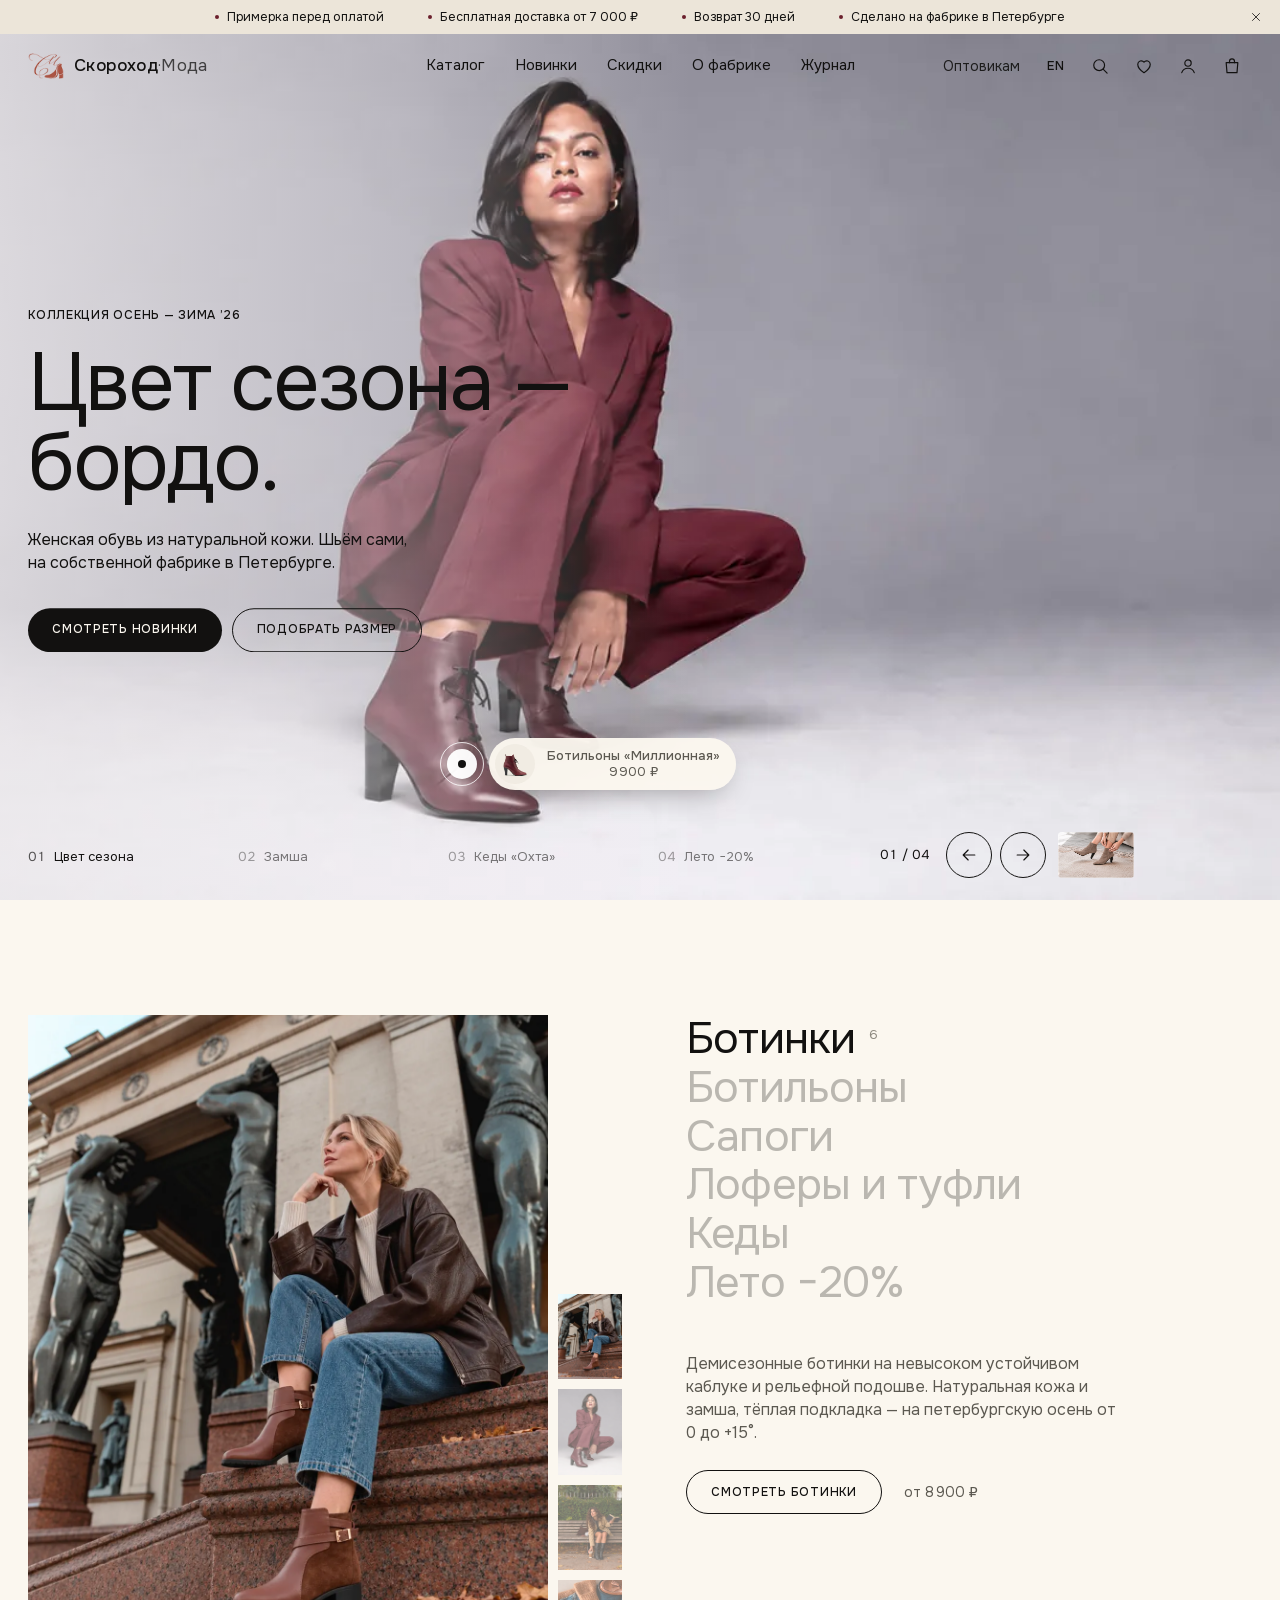
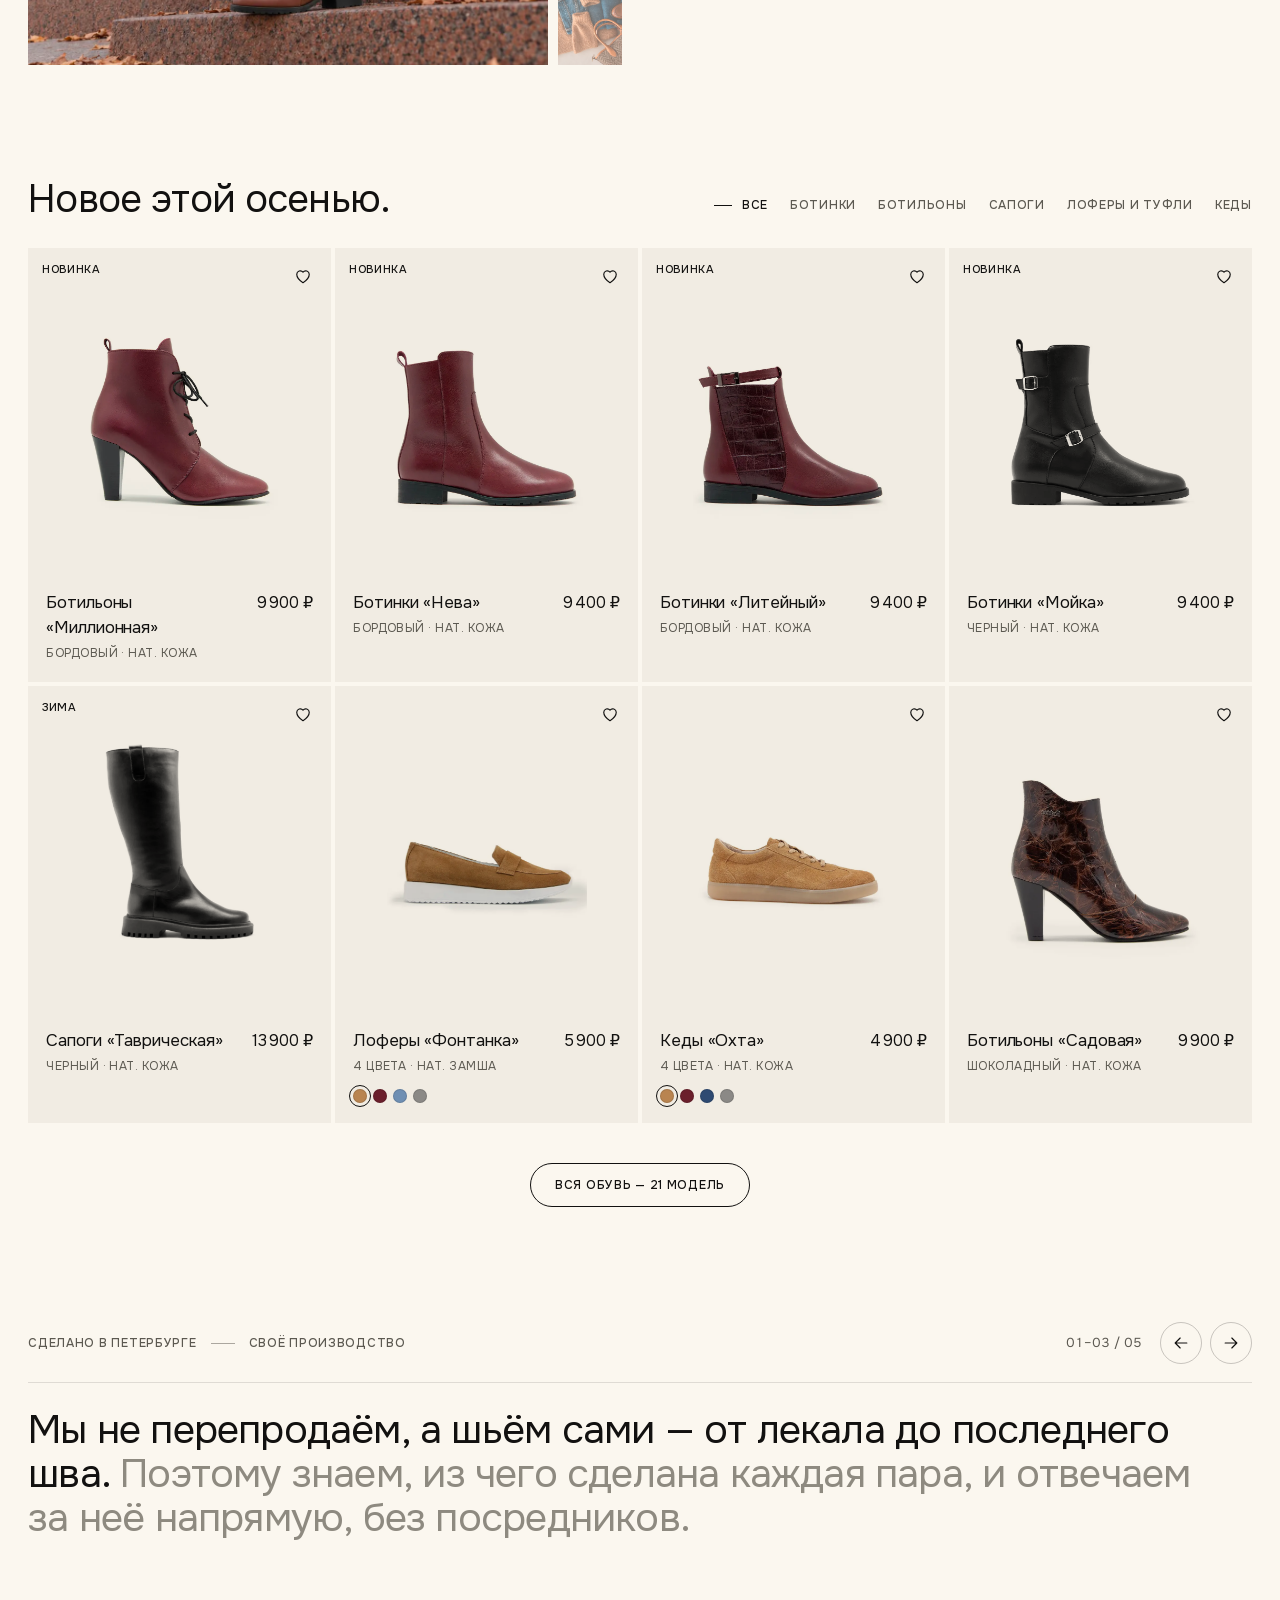
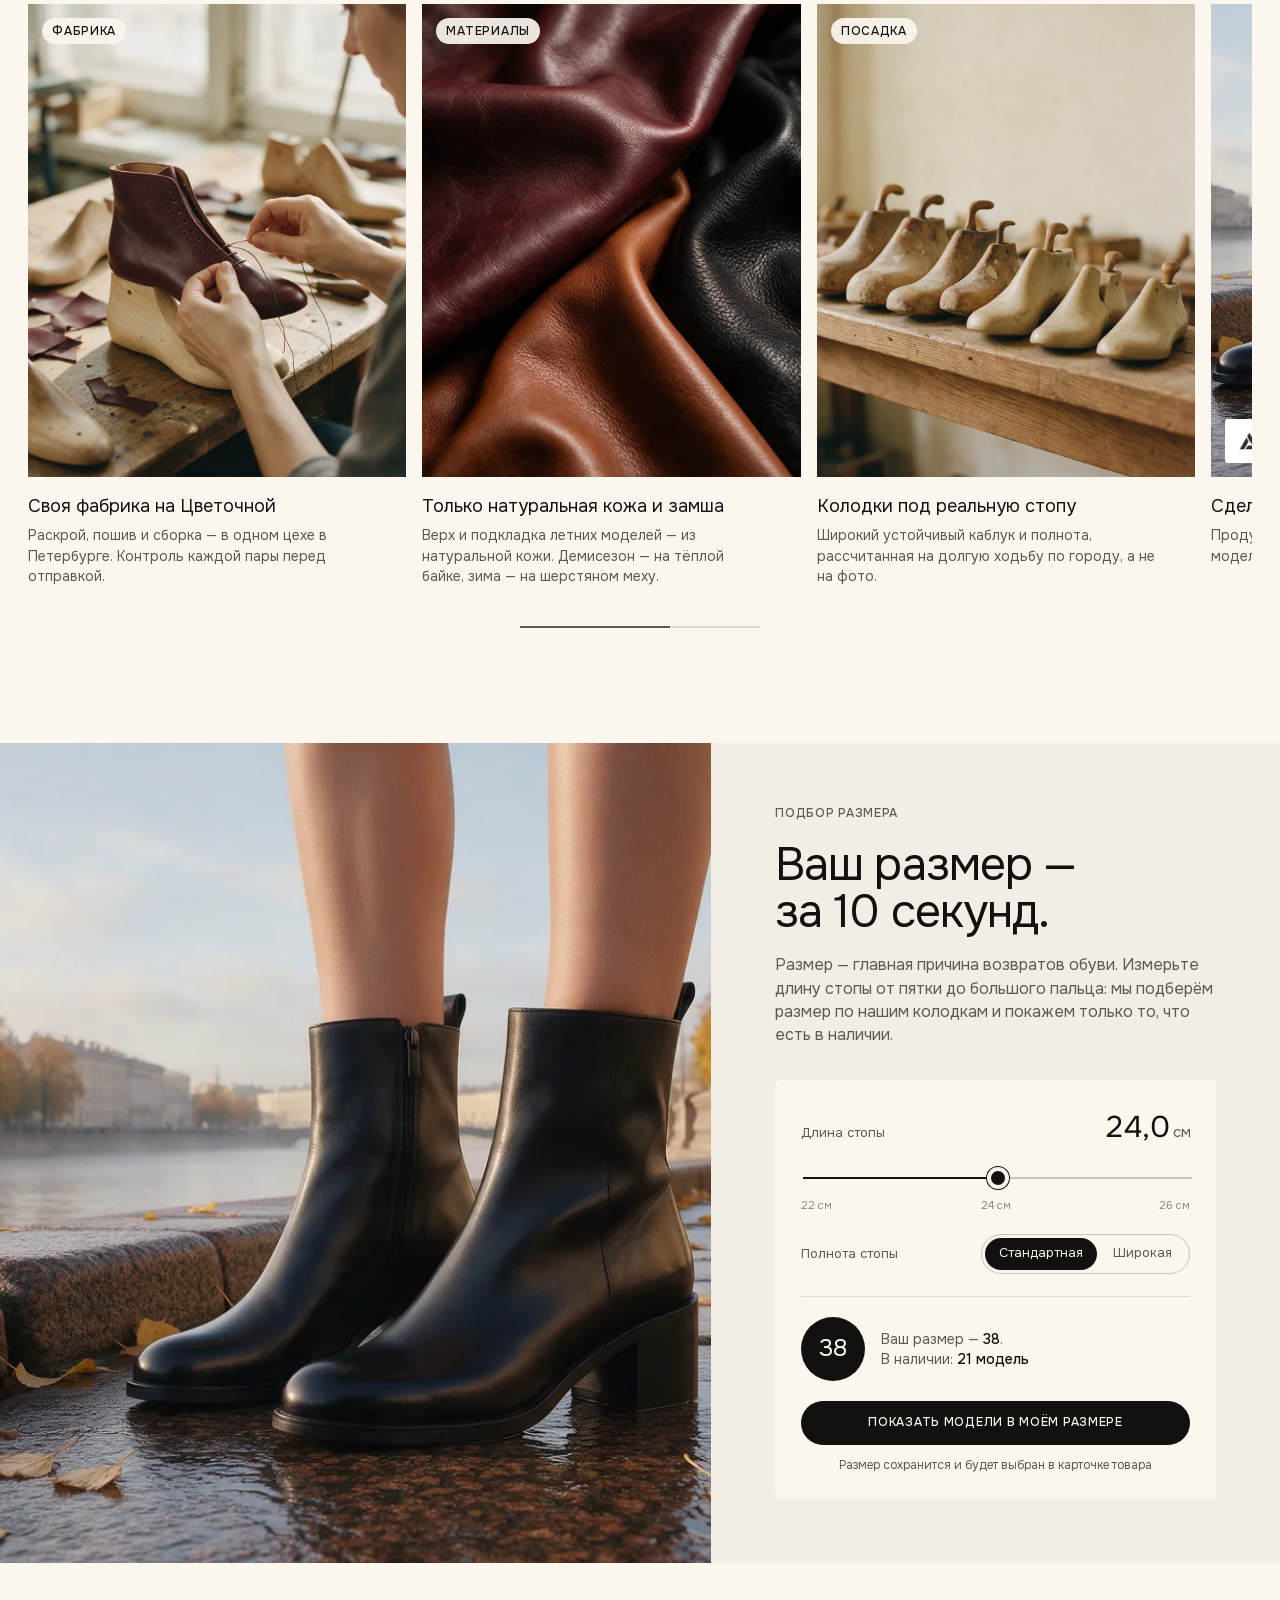
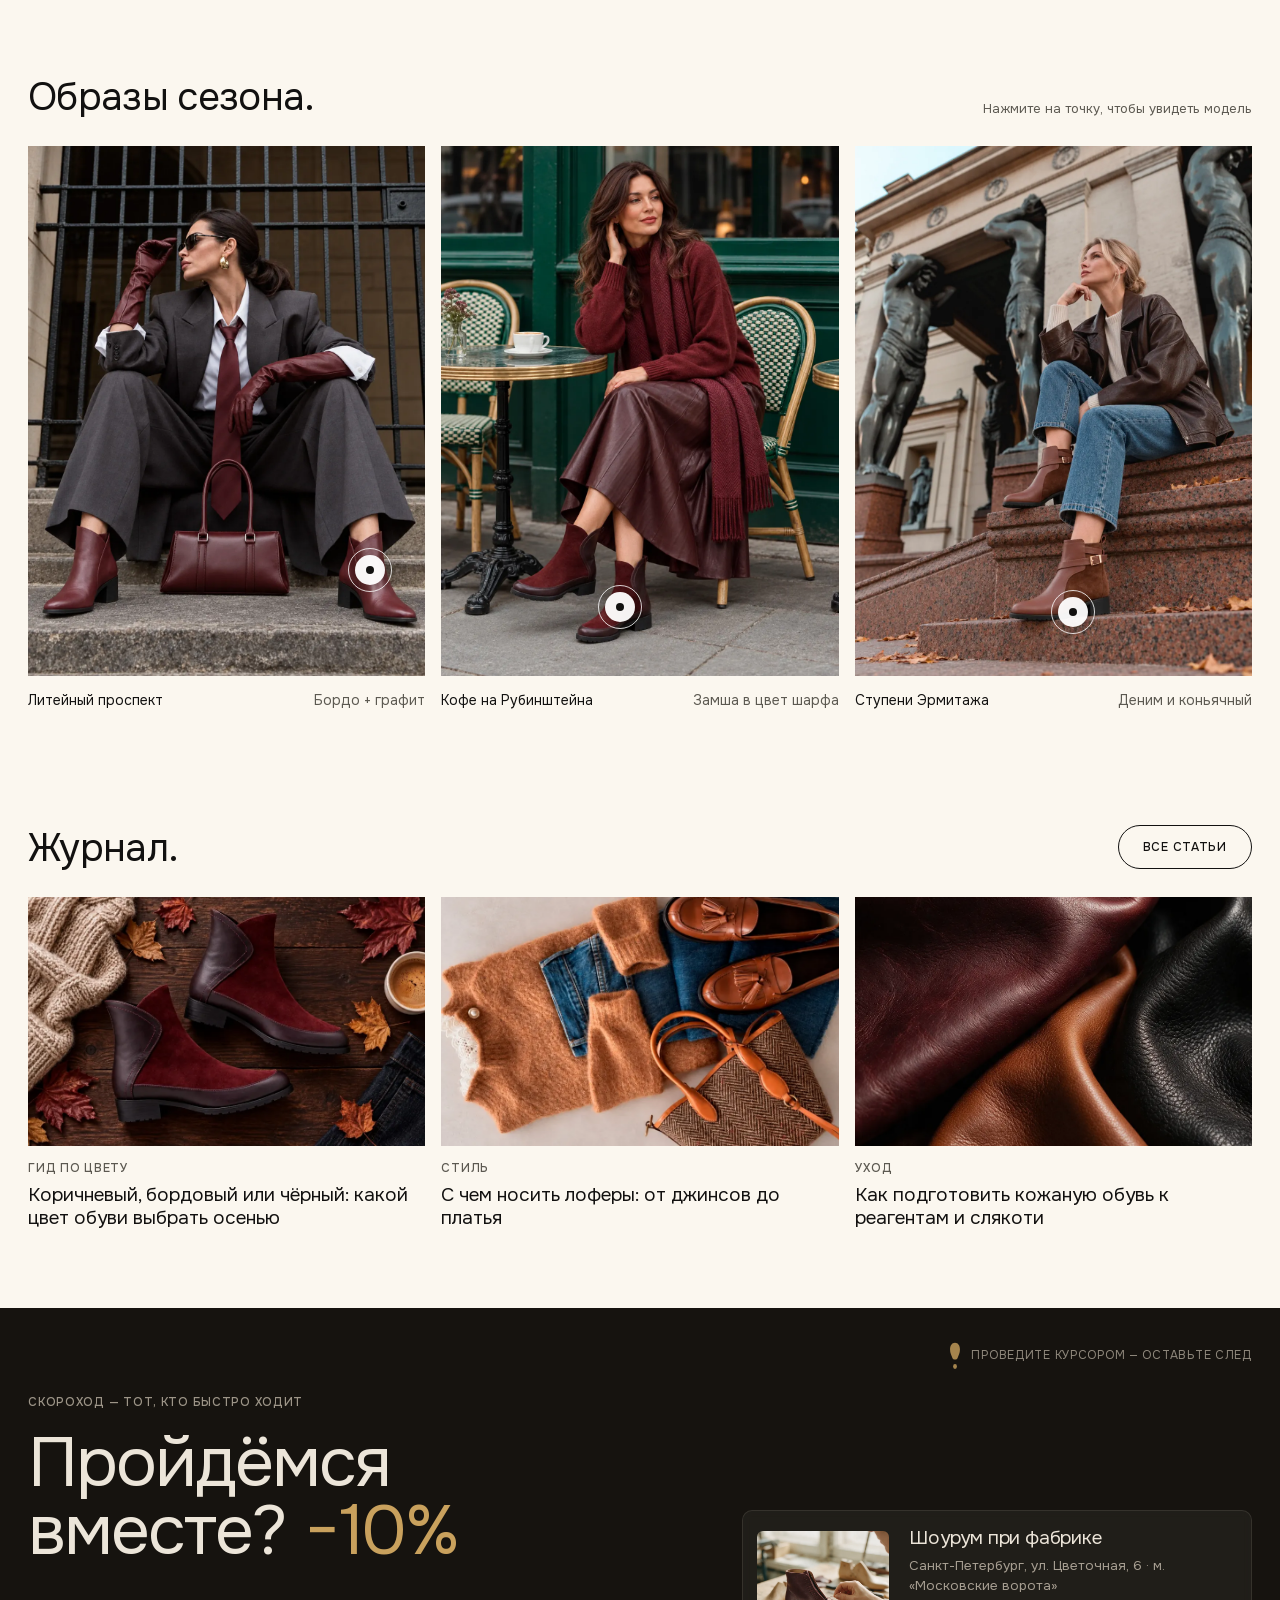
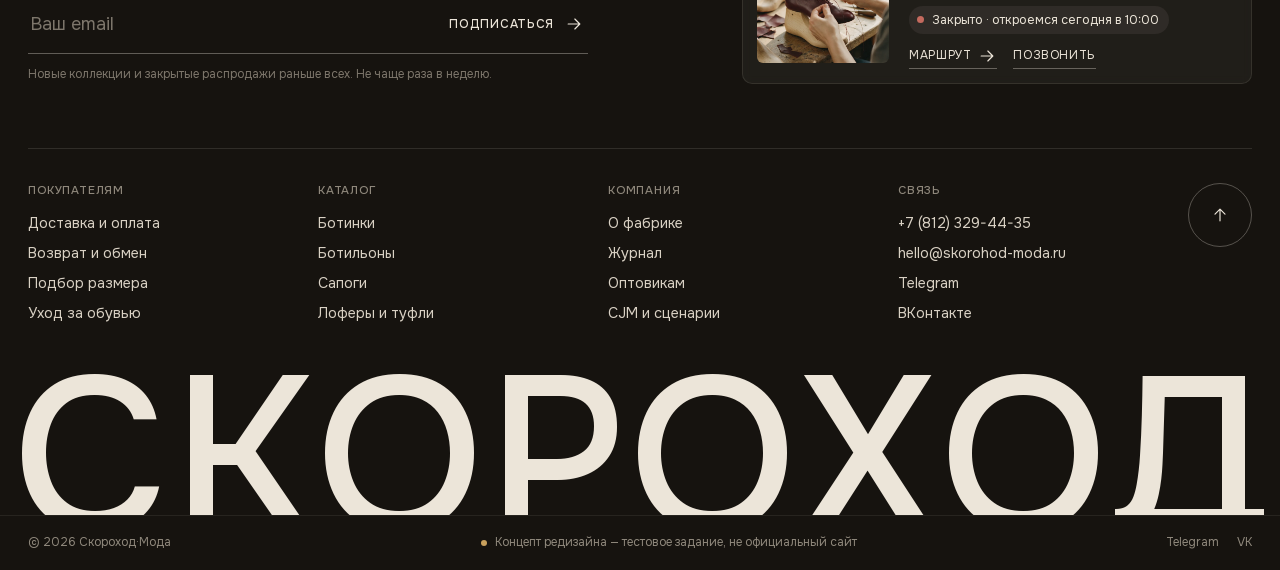
<file: index.html>
<!doctype html>
<html lang="ru">
<head>
<meta charset="utf-8">
<meta name="viewport" content="width=device-width,initial-scale=1,viewport-fit=cover">
<title>СКОРОХОД-МОДА — концепт редизайна</title>
<meta name="description" content="Концепт редизайна интернет-магазина женской обуви СКОРОХОД-МОДА: главная, быстрый просмотр, корзина, оформление заказа. Тестовое задание, не официальный сайт.">
<meta name="robots" content="noindex,nofollow">
<meta name="theme-color" content="#FBF7EF">
<link rel="icon" href="assets/img/logo.png">
<link rel="stylesheet" href="assets/fonts.css?v=26">
<link rel="stylesheet" href="assets/styles.css?v=26">
</head>
<body>

<svg width="0" height="0" style="position:absolute" aria-hidden="true">
  <defs>
    <symbol id="i-search" viewBox="0 0 24 24"><circle cx="11" cy="11" r="6.5"/><path d="M16 16l4.5 4.5"/></symbol>
    <symbol id="i-heart" viewBox="0 0 24 24"><path d="M12 20s-7.5-4.6-7.5-10.1A4.2 4.2 0 0 1 12 7.4a4.2 4.2 0 0 1 7.5 2.5C19.5 15.4 12 20 12 20z"/></symbol>
    <symbol id="i-user" viewBox="0 0 24 24"><circle cx="12" cy="8.5" r="3.8"/><path d="M4.5 20c1.2-3.6 4-5.3 7.5-5.3s6.3 1.7 7.5 5.3"/></symbol>
    <symbol id="i-bag" viewBox="0 0 24 24"><path d="M5 8h14l-1 12H6L5 8z"/><path d="M9 8V6.5a3 3 0 0 1 6 0V8"/></symbol>
    <symbol id="i-close" viewBox="0 0 24 24"><path d="M6 6l12 12M18 6L6 18"/></symbol>
    <symbol id="i-menu" viewBox="0 0 24 24"><path d="M4 8h16M4 16h16"/></symbol>
    <symbol id="i-arrow" viewBox="0 0 24 24"><path d="M5 12h14M13 6l6 6-6 6"/></symbol>
    <symbol id="i-arrow-l" viewBox="0 0 24 24"><path d="M19 12H5M11 6l-6 6 6 6"/></symbol>
    <symbol id="i-check" viewBox="0 0 24 24"><path d="M5 12.5l4.2 4.2L19 7"/></symbol>
    <symbol id="i-plus" viewBox="0 0 24 24"><path d="M12 5v14M5 12h14"/></symbol>
    <symbol id="i-truck" viewBox="0 0 24 24"><path d="M3 6.5h11v9H3zM14 9.5h4l3 3v3h-7"/><circle cx="7" cy="17.5" r="1.8"/><circle cx="17.5" cy="17.5" r="1.8"/></symbol>
    <symbol id="i-return" viewBox="0 0 24 24"><path d="M9 7L5 11l4 4"/><path d="M5 11h9.5a4.5 4.5 0 0 1 0 9H11"/></symbol>
    <symbol id="i-try" viewBox="0 0 24 24"><path d="M4 16.5c0-1 .6-1.6 1.6-1.9l4.4-1.3 1.8-5.8h4.4l.8 6.4c.1 1.3 1 2 2.2 2.3l.8.2v2.6H4z"/><path d="M4 19h16"/></symbol>
    <symbol id="i-ruler" viewBox="0 0 24 24"><path d="M3.5 15.5l12-12 5 5-12 12z"/><path d="M7 12l2 2M10 9l1.5 1.5M13 6l2 2"/></symbol>
    <symbol id="i-shield" viewBox="0 0 24 24"><path d="M12 3l7 3v5.5c0 4.4-3 7.7-7 9.5-4-1.8-7-5.1-7-9.5V6z"/><path d="M9 12l2 2 4-4"/></symbol>
    <symbol id="i-pin" viewBox="0 0 24 24"><path d="M12 21s-6.5-6-6.5-11a6.5 6.5 0 0 1 13 0c0 5-6.5 11-6.5 11z"/><circle cx="12" cy="10" r="2.3"/></symbol>
    <symbol id="i-info" viewBox="0 0 24 24"><circle cx="12" cy="12" r="8.5"/><path d="M12 11v5M12 8h.01"/></symbol>
    <symbol id="i-alert" viewBox="0 0 24 24"><path d="M12 4l9 16H3z"/><path d="M12 10v4.5M12 17.2h.01"/></symbol>
    <symbol id="i-clock" viewBox="0 0 24 24"><circle cx="12" cy="12" r="8.5"/><path d="M12 7.5V12l3 2"/></symbol>
    <symbol id="i-card" viewBox="0 0 24 24"><rect x="3" y="6" width="18" height="12.5" rx="1.5"/><path d="M3 10h18M6.5 15h3"/></symbol>
    <symbol id="i-box" viewBox="0 0 24 24"><path d="M3.5 7.5L12 3.5l8.5 4v9L12 20.5l-8.5-4z"/><path d="M3.5 7.5L12 11.5l8.5-4M12 11.5v9"/></symbol>
    <symbol id="i-send" viewBox="0 0 24 24"><path d="M20.5 4L3.5 11l6 2.3L12 19.5 20.5 4z"/><path d="M9.5 13.3L20.5 4"/></symbol>
    <symbol id="i-leaf" viewBox="0 0 24 24"><path d="M5 19c0-8 5-13 14-14-1 9-6 14-14 14z"/><path d="M5 19l7-7"/></symbol>
    <symbol id="i-store" viewBox="0 0 24 24"><path d="M4 9.5l1.5-5h13L20 9.5M4 9.5h16v10H4zM4 9.5a2.7 2.7 0 0 0 5.3 0 2.7 2.7 0 0 0 5.4 0 2.7 2.7 0 0 0 5.3 0"/><path d="M10 19.5v-5h4v5"/></symbol>
    <symbol id="i-bell" viewBox="0 0 24 24"><path d="M6 16.5V11a6 6 0 0 1 12 0v5.5l1.5 1.5h-15z"/><path d="M10 20.5a2 2 0 0 0 4 0"/></symbol>
  </defs>
</svg>

<div class="announce" id="announce">
  <div class="announce__track">
    <span>Примерка перед оплатой</span>
    <span>Бесплатная доставка от 7 000 ₽</span>
    <span>Возврат 30 дней</span>
    <span>Сделано на фабрике в Петербурге</span>
  </div>
  <button class="announce__close" aria-label="Скрыть" data-act="announce-close"><svg class="icon" style="width:14px;height:14px"><use href="#i-close"/></svg></button>
</div>

<header class="header" id="header"></header>
<main id="app"></main>
<footer id="footer"></footer>

<div class="overlay" id="overlay"></div>
<section class="qv" id="qv" role="dialog" aria-modal="true" aria-label="Быстрый просмотр товара"></section>
<div class="search" id="search" role="dialog" aria-label="Поиск"></div>
<nav class="mnav" id="mnav" aria-label="Меню"></nav>
<div class="toasts" id="toasts" aria-live="polite"></div>
<div class="pay-sheet" id="paySheet"><div class="pay-sheet__box"><div class="spinner"></div><div class="h3" id="payTitle">Переходим к оплате…</div><p class="small muted" id="payText" style="margin:10px 0 0">Это займёт пару секунд</p></div></div>

<div class="proto" id="proto"></div>

<script>
/* язык: ?lang=en|ru → сохранённый выбор → русский */
(function () {
  var q = new URLSearchParams(location.search).get('lang'), l = q;
  try { if (!l) l = localStorage.getItem('skm-lang'); } catch (e) { /* private mode */ }
  l = l === 'en' ? 'en' : 'ru';
  try { localStorage.setItem('skm-lang', l); } catch (e) { /* */ }
  window.SKM_LANG = l;
  if (l === 'en') {
    document.documentElement.lang = 'en';
    document.title = 'Skorokhod·Moda — redesign concept';
    var d = document.querySelector('meta[name="description"]');
    if (d) d.content = 'Redesign concept for Skorokhod·Moda, a women\'s leather footwear brand from Saint Petersburg: home page, quick view, cart and checkout. Test assignment, not the official website.';
  }
  var v = '26', f = l === 'en' ? ['data.en', 'app.en'] : ['data', 'app'];
  document.write(f.map(function (n) { return '<script src="assets/' + n + '.js?v=' + v + '"><\/script>'; }).join(''));
})();
</script>
</body>
</html>
</file>
<file: assets/fonts.css>
@font-face{font-family:'Onest';font-style:normal;font-weight:400;font-display:swap;src:url(fonts/onest-cyrillic.woff2) format('woff2');unicode-range:U+0301, U+0400-045F, U+0490-0491, U+04B0-04B1, U+2116}
@font-face{font-family:'Onest';font-style:normal;font-weight:400;font-display:swap;src:url(fonts/onest-latin.woff2) format('woff2');unicode-range:U+0000-00FF, U+0131, U+0152-0153, U+02BB-02BC, U+02C6, U+02DA, U+02DC, U+0304, U+0308, U+0329, U+2000-206F, U+20AC, U+2122, U+2191, U+2193, U+2212, U+2215, U+FEFF, U+FFFD}
@font-face{font-family:'Onest';font-style:normal;font-weight:500;font-display:swap;src:url(fonts/onest-cyrillic.woff2) format('woff2');unicode-range:U+0301, U+0400-045F, U+0490-0491, U+04B0-04B1, U+2116}
@font-face{font-family:'Onest';font-style:normal;font-weight:500;font-display:swap;src:url(fonts/onest-latin.woff2) format('woff2');unicode-range:U+0000-00FF, U+0131, U+0152-0153, U+02BB-02BC, U+02C6, U+02DA, U+02DC, U+0304, U+0308, U+0329, U+2000-206F, U+20AC, U+2122, U+2191, U+2193, U+2212, U+2215, U+FEFF, U+FFFD}
@font-face{font-family:'Onest';font-style:normal;font-weight:600;font-display:swap;src:url(fonts/onest-cyrillic.woff2) format('woff2');unicode-range:U+0301, U+0400-045F, U+0490-0491, U+04B0-04B1, U+2116}
@font-face{font-family:'Onest';font-style:normal;font-weight:600;font-display:swap;src:url(fonts/onest-latin.woff2) format('woff2');unicode-range:U+0000-00FF, U+0131, U+0152-0153, U+02BB-02BC, U+02C6, U+02DA, U+02DC, U+0304, U+0308, U+0329, U+2000-206F, U+20AC, U+2122, U+2191, U+2193, U+2212, U+2215, U+FEFF, U+FFFD}
</file>
<file: assets/styles.css>
/* ==========================================================================
   СКОРОХОД-МОДА — концепт редизайна
   Визуальная основа: тёплый кремовый фон, гротеск, крупные спокойные заголовки,
   pill-кнопки, товар на тёплой подложке, редакционная фотография.
   ========================================================================== */

:root{
  --bg:#FBF7EF;
  --bg-2:#F3EEE5;
  --bg-3:#ECE5D9;
  --tile:#F1ECE3;
  --ink:#121110;
  --ink-2:#5C5951;
  --ink-3:#8E8a80;
  --line:rgba(18,17,16,.12);
  --line-2:rgba(18,17,16,.22);
  --accent:#6B1F2C;
  --accent-2:#8A2E3C;
  --ok:#2F6B45;
  --warn:#9A5B12;
  --err:#A3262A;
  --white:#fff;
  --radius:4px;
  --pill:999px;
  --gutter:clamp(16px,2.2vw,32px);
  --header-h:64px;
  --ease:cubic-bezier(.2,.7,.1,1);
  --font:'Onest',ui-sans-serif,system-ui,-apple-system,'Segoe UI',Roboto,Arial,sans-serif;
}

*{box-sizing:border-box}
html{-webkit-text-size-adjust:100%;scroll-behavior:smooth;overflow-x:clip}
body{margin:0;background:var(--bg);color:var(--ink);font:400 16px/1.45 var(--font);-webkit-font-smoothing:antialiased;overflow-x:hidden}
img{display:block;max-width:100%}
a{color:inherit;text-decoration:none}
button{font:inherit;color:inherit;background:none;border:0;padding:0;cursor:pointer}
input,select,textarea{font:inherit;color:inherit}
:focus-visible{outline:2px solid var(--accent);outline-offset:2px}
.sr{position:absolute!important;width:1px;height:1px;overflow:hidden;clip:rect(0 0 0 0);white-space:nowrap}
.no-scroll{overflow:hidden}

/* ---------- type ---------- */
.label{font-size:12px;line-height:1;font-weight:500;letter-spacing:.06em;text-transform:uppercase}
.muted{color:var(--ink-2)}
.h-display{font-weight:400;font-size:clamp(44px,6.4vw,92px);line-height:.98;letter-spacing:-.025em;margin:0}
.h1{font-weight:400;font-size:clamp(34px,3.6vw,52px);line-height:1.02;letter-spacing:-.02em;margin:0}
.h2{font-weight:400;font-size:clamp(28px,3vw,44px);line-height:1.04;letter-spacing:-.018em;margin:0}
.h3{font-weight:400;font-size:clamp(20px,1.6vw,24px);line-height:1.15;letter-spacing:-.01em;margin:0}
.lead{font-size:clamp(17px,1.35vw,20px);line-height:1.4;letter-spacing:-.005em}
.small{font-size:13px;line-height:1.4}
.tiny{font-size:12px;line-height:1.35}
.num{font-variant-numeric:tabular-nums}

/* ---------- buttons ---------- */
.btn{display:inline-flex;align-items:center;justify-content:center;gap:10px;height:44px;padding:0 24px;border-radius:var(--pill);font-size:12px;font-weight:500;letter-spacing:.06em;text-transform:uppercase;transition:background .2s,color .2s,border-color .2s,transform .15s;white-space:nowrap;user-select:none}
.btn:active{transform:scale(.985)}
.btn--dark{background:var(--ink);color:var(--bg)}
.btn--dark:hover{background:#2b2926}
.btn--outline{border:1px solid currentColor}
.btn--outline:hover{background:var(--ink);color:var(--bg);border-color:var(--ink)}
.btn--light{border:1px solid rgba(255,255,255,.85);color:#fff}
.btn--light:hover{background:#fff;color:var(--ink)}
.btn--lg{height:54px;font-size:13px;padding:0 28px}
.btn--block{width:100%}
.btn[disabled],.btn.is-disabled{opacity:.38;pointer-events:none}
.link{text-decoration:underline;text-underline-offset:3px;text-decoration-thickness:1px}
.link:hover{color:var(--accent)}
.icon-btn{width:40px;height:40px;display:inline-grid;place-items:center;border-radius:50%;position:relative;transition:background .2s}
.icon-btn:hover{background:rgba(0,0,0,.05)}
.icon{width:20px;height:20px;stroke:currentColor;fill:none;stroke-width:1.4;stroke-linecap:round;stroke-linejoin:round}
.badge-count{position:absolute;top:4px;right:2px;min-width:17px;height:17px;padding:0 4px;border-radius:9px;background:var(--accent);color:#fff;font-size:10px;font-weight:600;display:grid;place-items:center;line-height:1;transform:scale(0);transition:transform .25s var(--ease)}
.badge-count.on{transform:scale(1)}
.badge-count.bump{animation:bump .5s var(--ease)}
@keyframes bump{30%{transform:scale(1.45)}}

/* ---------- announcement ---------- */
.announce{background:var(--bg-3);color:var(--ink);height:34px;display:flex;align-items:center;justify-content:center;font-size:12.5px;position:relative;z-index:61;overflow:hidden}
.announce__track{display:flex;gap:44px;white-space:nowrap}
.announce__track span{display:inline-flex;align-items:center;gap:8px}
.announce__track span::before{content:"";width:4px;height:4px;border-radius:50%;background:var(--accent)}
.announce__close{position:absolute;right:10px;top:50%;transform:translateY(-50%);width:28px;height:28px;display:grid;place-items:center}
.announce.is-hidden{display:none}

/* ---------- header ---------- */
.header{position:relative;z-index:60;height:var(--header-h);background:var(--bg);box-shadow:0 1px 0 var(--line);transition:color .5s}
.header--co{position:sticky;top:0}
.header__in{height:100%;display:grid;grid-template-columns:1fr auto 1fr;align-items:center;padding:0 var(--gutter)}
.header--over{background:transparent;backdrop-filter:none;box-shadow:none}
.header--over.menu-open:not(.is-mini){background:var(--bg);box-shadow:0 1px 0 var(--line);color:var(--ink)}
.logo{display:inline-flex;align-items:center;gap:10px;font-weight:500;letter-spacing:.02em;font-size:17px}
.logo img{width:36px;height:36px;object-fit:contain}
.ft .logo img{filter:brightness(0) invert(1)}
.logo b{font-weight:500}
.logo span{font-weight:400;opacity:.75}
.nav{display:flex;gap:30px;font-size:15px}
.nav a,.nav button{position:relative;padding:8px 0}
.nav a::after,.nav button::after{content:"";position:absolute;left:0;right:0;bottom:2px;height:1px;background:currentColor;transform:scaleX(0);transform-origin:left;transition:transform .3s var(--ease)}
.nav a:hover::after,.nav button:hover::after,.nav .is-active::after{transform:scaleX(1)}
.header__right{display:flex;justify-content:flex-end;align-items:center;gap:4px}
.header__trade{font-size:14px;margin-right:12px;opacity:.9}
.header__trade:hover{opacity:1;text-decoration:underline;text-underline-offset:3px}
.burger{display:none}

/* mega menu */
.mega{position:absolute;left:0;right:0;top:100%;background:var(--bg);color:var(--ink);box-shadow:0 1px 0 var(--line),0 24px 40px -24px rgba(0,0,0,.18);opacity:0;visibility:hidden;transform:translateY(-6px);transition:opacity .25s,transform .3s var(--ease),visibility .25s}
.mega.is-open{opacity:1;visibility:visible;transform:none}
.mega__in{display:grid;grid-template-columns:280px 1fr;gap:var(--gutter);padding:36px var(--gutter) 40px}
.mega__list{display:flex;flex-direction:column;gap:2px}
.mega__list a{font-size:17px;padding:6px 0;color:var(--ink-2);display:flex;justify-content:space-between;transition:color .2s}
.mega__list a:hover{color:var(--ink)}
.mega__list a small{font-size:12px;color:var(--ink-3)}
.mega__list .mega__all{margin-top:18px;color:var(--ink);text-decoration:underline;text-underline-offset:3px}
.mega__tiles{display:grid;grid-template-columns:repeat(3,1fr);gap:12px}
.mega__tile{display:block}
.mega__tile .ph{aspect-ratio:4/5;overflow:hidden;background:var(--tile)}
.mega__tile img{width:100%;height:100%;object-fit:cover;transition:transform .8s var(--ease)}
.mega__tile:hover img{transform:scale(1.04)}
.mega__tile p{margin:10px 0 0;font-size:14px;font-weight:500}
.mega__tile p span{display:block;font-weight:400;color:var(--ink-2);font-size:13px}

/* ---------- layout ---------- */
.wrap{padding-left:var(--gutter);padding-right:var(--gutter)}
.section{padding-top:clamp(64px,9vw,128px);padding-bottom:clamp(64px,9vw,128px)}
.section--tight{padding-top:clamp(48px,6vw,88px);padding-bottom:clamp(48px,6vw,88px)}
.view{min-height:60vh;animation:viewIn .5s var(--ease)}
@keyframes viewIn{from{opacity:0;transform:translateY(8px)}}

/* ---------- hero slider ---------- */
.hs{position:relative;height:calc(100svh - 34px);min-height:620px;max-height:980px;overflow:hidden;background:#2a2622;margin-top:calc(-1 * var(--header-h));color:var(--ink);--dur:7s;isolation:isolate}
.hs__slide{position:absolute;inset:0;z-index:0;visibility:hidden;overflow:hidden}
.hs__slide.is-prev{visibility:visible;z-index:1}
.hs__slide.is-active{visibility:visible;z-index:2}
.hs__slide.is-enter{animation:hsWipe 1.25s cubic-bezier(.77,0,.18,1) both}
.hs__slide.is-enter.from-left{animation-name:hsWipeL}
@keyframes hsWipe{from{clip-path:inset(0 0 0 100%)}to{clip-path:inset(0 0 0 0)}}
@keyframes hsWipeL{from{clip-path:inset(0 100% 0 0)}to{clip-path:inset(0 0 0 0)}}
.hs__media{position:absolute;inset:0}
.hs__media>img{position:absolute;inset:0;width:100%;height:100%;object-fit:cover}
.hs__slide.is-active .hs__media{animation:hsZoom 1.6s cubic-bezier(.2,.7,.1,1) both,hsDrift calc(var(--dur) + 3s) linear 1.6s both}
@keyframes hsZoom{from{transform:scale(1.2)}to{transform:scale(1.06)}}
@keyframes hsDrift{from{transform:scale(1.06)}to{transform:scale(1)}}
.hs__slide.is-prev .hs__media{animation:hsOut 1.25s cubic-bezier(.77,0,.18,1) both}
.hs__slide.is-prev.from-left .hs__media{animation-name:hsOutR}
@keyframes hsOut{from{transform:scale(1.06) translateX(0)}to{transform:scale(1.06) translateX(-12%)}}
@keyframes hsOutR{from{transform:scale(1.06) translateX(0)}to{transform:scale(1.06) translateX(12%)}}
.hs__shade{position:absolute;inset:0;pointer-events:none}
.hs__slide[data-theme=light] .hs__shade{background:linear-gradient(90deg,rgba(236,233,236,.8) 0%,rgba(236,233,236,.38) 32%,rgba(236,233,236,0) 54%)}
.hs__slide[data-theme=dark] .hs__shade{background:linear-gradient(90deg,rgba(14,12,10,.62) 0%,rgba(14,12,10,.3) 36%,rgba(14,12,10,0) 58%),linear-gradient(0deg,rgba(14,12,10,.45),rgba(14,12,10,0) 30%)}
.hs__slide[data-theme=dark]{color:#fff}

.hs__content{position:absolute;z-index:3;left:var(--gutter);top:50%;transform:translateY(-46%);max-width:640px}
.hs__label{display:block;margin-bottom:22px;opacity:.72}
.hs__title{margin:0 0 24px}
.hs__title .ln{display:block;overflow:hidden;padding-bottom:.08em;margin-bottom:-.08em}
.hs__title .ln>span{display:inline-block;transform:translateY(105%)}
.hs__slide.is-active .hs__title .ln>span{animation:hsLine 1.1s cubic-bezier(.2,.8,.1,1) both}
.hs__slide.is-active .hs__title .ln:nth-child(1)>span{animation-delay:.45s}
.hs__slide.is-active .hs__title .ln:nth-child(2)>span{animation-delay:.55s}
.hs__slide.is-active .hs__title .ln:nth-child(3)>span{animation-delay:.65s}
@keyframes hsLine{to{transform:none}}
.hs__fade{opacity:0;transform:translateY(16px)}
.hs__slide.is-active .hs__fade{animation:hsFade .9s var(--ease) both}
.hs__slide.is-active .hs__label.hs__fade{animation-delay:.35s}
.hs__slide.is-active p.hs__fade{animation-delay:.75s}
.hs__slide.is-active .hs__ctas.hs__fade{animation-delay:.85s}
@keyframes hsFade{to{opacity:1;transform:none}}
.hs__content p{max-width:390px;margin:0 0 34px;font-size:16px;opacity:.86}
.hs__ctas{display:flex;gap:10px;flex-wrap:wrap}
.hs__slide[data-theme=dark] .btn--dark{background:#fff;color:var(--ink)}
.hs__slide[data-theme=dark] .btn--dark:hover{background:var(--bg-3)}
.hs__slide[data-theme=dark] .btn--outline:hover{background:#fff;color:var(--ink);border-color:#fff}

/* product pins */
.hs__pin{position:absolute;z-index:4;display:flex;align-items:center;gap:0;opacity:0;margin:-15px 0 0 -15px}
.hs__slide.is-active .hs__pin{animation:hsPin .6s var(--ease) 1.15s both}
@keyframes hsPin{from{opacity:0}to{opacity:1}}
.hs__pin.off{display:none}
.hs__pin .hot{position:relative;margin:0;flex:none}
.hs__chip{display:flex;align-items:center;gap:12px;margin-left:12px;background:rgba(251,247,239,.96);backdrop-filter:blur(6px);color:var(--ink);border-radius:var(--pill);padding:6px 16px 6px 6px;font-size:13px;line-height:1.25;box-shadow:0 10px 30px -12px rgba(0,0,0,.4);white-space:nowrap;transform-origin:left center;transition:transform .35s var(--ease),opacity .35s}
.hs__pin.flip{flex-direction:row-reverse;transform:translateX(calc(-100% + 30px))}
.hs__pin.flip .hs__chip{margin:0 12px 0 0;transform-origin:right center}
.hs__chip .t{width:40px;height:40px;border-radius:50%;background:var(--tile);overflow:hidden;flex:none}
.hs__chip .t img{width:100%;height:100%;object-fit:contain;mix-blend-mode:multiply;padding:3px}
.hs__chip b{font-weight:500;display:block}
.hs__chip span{color:var(--ink-2)}
.hs__pin:hover .hs__chip{transform:scale(1.04)}

/* controls */
.hs__bar{position:absolute;z-index:5;left:var(--gutter);right:calc(var(--gutter) + 118px);bottom:22px;display:flex;align-items:flex-end;gap:28px;color:var(--ink);transition:color .6s}
.hs[data-theme=dark] .hs__bar{color:#fff}
.hs__steps{flex:1;display:grid;grid-template-columns:repeat(var(--n),minmax(0,1fr));gap:18px;list-style:none;margin:0;padding:0}
.hs__step{text-align:left;font-size:13px;display:flex;flex-direction:column;gap:10px;opacity:.55;transition:opacity .3s;padding-top:10px}
.hs__step:hover,.hs__step.on{opacity:1}
.hs__step .n{font-variant-numeric:tabular-nums;margin-right:8px;opacity:.7}
.hs__step i{display:block;height:1px;background:currentColor;opacity:.3;position:relative;overflow:visible}
.hs__step i b{position:absolute;left:0;top:-.5px;height:2px;width:100%;background:currentColor;transform:scaleX(0);transform-origin:left}
.hs__step.done i b{transform:scaleX(1)}
.hs__step.on i b{transform:scaleX(var(--p,0))}
.hs.paused .hs__slide.is-active .hs__media{animation-play-state:paused}
.hs__slide.is-prev .hs__title .ln>span{transform:none}
.hs__slide.is-prev .hs__fade,.hs__slide.is-prev .hs__pin{opacity:1;transform:none}
.hs__nav{display:flex;align-items:center;gap:8px}
.hs__count{font-size:13px;font-variant-numeric:tabular-nums;margin-right:8px;min-width:52px;text-align:right}
.hs__nav button.arr{width:46px;height:46px;border-radius:50%;border:1px solid currentColor;display:grid;place-items:center;transition:background .2s,color .2s,border-color .2s}
.hs__nav button.arr:hover{background:var(--ink);color:#fff;border-color:var(--ink)}
.hs[data-theme=dark] .hs__nav button.arr:hover{background:#fff;color:var(--ink);border-color:#fff}
.hs__next{position:relative;width:76px;height:46px;border-radius:4px;overflow:hidden;margin-left:4px;opacity:.95}
.hs__next img{width:100%;height:100%;object-fit:cover;transition:transform .5s var(--ease)}
.hs__next:hover img{transform:scale(1.08)}
.hs__next::after{content:"";position:absolute;inset:0;box-shadow:inset 0 0 0 1px rgba(255,255,255,.35)}

/* header over dark slide */
.header--over:not(.is-mini):not(.menu-open).on-dark{color:#fff}
.header--over:not(.is-mini):not(.menu-open).on-dark .logo img{filter:brightness(0) invert(1)}

/* compact floating header — выезжает при скролле вниз */
.header.is-mini .header__in{position:fixed;top:10px;left:50%;width:min(760px,calc(100% - 24px));height:50px;padding:0 6px 0 14px;color:var(--ink);background:rgba(251,247,239,.82);-webkit-backdrop-filter:blur(16px) saturate(1.5);backdrop-filter:blur(16px) saturate(1.5);border:1px solid rgba(18,17,16,.08);border-radius:var(--pill);box-shadow:0 12px 34px -16px rgba(30,20,10,.32),0 1px 0 rgba(255,255,255,.6) inset;transform:translateX(-50%);animation:miniIn .55s cubic-bezier(.2,.8,.1,1) both}
.header.is-mini.mini-out .header__in{animation:miniOut .3s cubic-bezier(.6,0,.8,.4) both}
@keyframes miniIn{from{transform:translate(-50%,calc(-100% - 20px));opacity:0}}
@keyframes miniOut{to{transform:translate(-50%,calc(-100% - 20px));opacity:0}}
.header.is-mini .logo{gap:0;font-size:0}
.header.is-mini .logo img{width:30px;height:30px}
.header.is-mini .nav{gap:24px;font-size:14px}
.header.is-mini .nav a,.header.is-mini .nav button{padding:6px 0}
.header.is-mini .nav [data-scroll]{display:none}
.header.is-mini .header__trade,.header.is-mini [data-act="account"]{display:none}
.header.is-mini .icon-btn{width:38px;height:38px}
.header.is-mini .icon-btn .icon{width:18px;height:18px}
.header.is-mini .badge-count{top:2px;right:0}
.header.is-mini .mega{position:fixed;top:68px;left:50%;right:auto;width:min(900px,calc(100% - 24px));transform:translate(-50%,-8px);border-radius:20px;overflow:hidden;box-shadow:0 24px 50px -20px rgba(30,20,10,.35);border:1px solid rgba(18,17,16,.08)}
.header.is-mini .mega.is-open{transform:translate(-50%,0)}
.header.is-mini .mega__in{padding:28px 28px 30px;grid-template-columns:220px 1fr}

/* ---------- categories (big list + image) ---------- */
.cats{display:grid;grid-template-columns:minmax(0,1.05fr) minmax(0,1fr);gap:clamp(24px,5vw,80px);align-items:start}
.cats__media{position:relative;display:grid;grid-template-columns:1fr 64px;gap:10px}
.cats__main{position:relative;aspect-ratio:4/5;overflow:hidden;background:var(--tile)}
.cats__main img{position:absolute;inset:0;width:100%;height:100%;object-fit:cover;opacity:0;transform:scale(1.03);transition:opacity .6s var(--ease),transform 1.2s var(--ease)}
.cats__main img.on{opacity:1;transform:none}
.cats__thumbs{display:flex;flex-direction:column;gap:10px;align-self:end}
.cats__thumbs button{aspect-ratio:3/4;overflow:hidden;opacity:.55;transition:opacity .3s;background:var(--tile)}
.cats__thumbs button.on,.cats__thumbs button:hover{opacity:1}
.cats__thumbs img{width:100%;height:100%;object-fit:cover}
.cats__list{list-style:none;margin:0;padding:0}
.cats__list li button{display:flex;align-items:baseline;gap:14px;font-size:clamp(30px,3.4vw,50px);line-height:1.12;letter-spacing:-.02em;color:rgba(18,17,16,.28);transition:color .3s;text-align:left}
.cats__list li button sup{font-size:13px;letter-spacing:0;color:var(--ink-3);transform:translateY(-1.1em);opacity:0;transition:opacity .3s}
.cats__list li button.on{color:var(--ink)}
.cats__list li button.on sup{opacity:1}
.cats__list li button:hover{color:var(--ink-2)}
.cats__list li button.on:hover{color:var(--ink)}
.cats__text{margin:44px 0 26px;max-width:440px;color:var(--ink-2);min-height:4.4em}
.cats__foot{display:flex;align-items:center;gap:22px;flex-wrap:wrap}
.cats__foot .from{font-size:14px;color:var(--ink-2)}

/* ---------- values (statement + carousel) ---------- */
.values__head{display:flex;justify-content:space-between;align-items:center;gap:20px;margin-bottom:26px;padding-bottom:18px;border-bottom:1px solid var(--line)}
.values__kicker{display:inline-flex;align-items:center;gap:14px}
.values__kicker i{width:24px;height:1px;background:currentColor;opacity:.5}
.values__nav{display:flex;align-items:center;gap:8px}
.values__nav .small{margin-right:10px}
.rail-arr{width:42px;height:42px;border-radius:50%;border:1px solid var(--line-2);display:grid;place-items:center;transition:background .2s,color .2s,border-color .2s}
.rail-arr:hover{background:var(--ink);color:var(--bg);border-color:var(--ink)}
.values__statement{font-size:clamp(28px,3.1vw,46px);line-height:1.1;letter-spacing:-.02em;font-weight:400;margin:0 0 clamp(40px,5vw,72px);max-width:1180px}
.values__statement em{font-style:normal;color:var(--ink-3)}
.rail{display:grid;grid-auto-flow:column;grid-auto-columns:calc((100% - 2*16px)/3.15);gap:16px;overflow-x:auto;scroll-snap-type:x mandatory;scrollbar-width:none;padding-bottom:4px}
.rail::-webkit-scrollbar{display:none}
.rail>*{scroll-snap-align:start}
.value-card .ph{aspect-ratio:4/5;overflow:hidden;background:var(--tile);position:relative}
.value-card img{width:100%;height:100%;object-fit:cover;transition:transform 1.2s var(--ease)}
.value-card:hover img{transform:scale(1.03)}
.value-card h3{margin:16px 0 6px;font-size:18px;font-weight:400}
.value-card p{margin:0;font-size:14px;color:var(--ink-2);max-width:340px}
.value-card .ph .tag{position:absolute;left:14px;top:14px;background:rgba(251,247,239,.92);padding:7px 10px;border-radius:var(--pill)}
.value-card .ph .mpt{position:absolute;left:14px;bottom:14px;background:#fff;padding:8px 10px;border-radius:3px}
.value-card .ph .mpt img{width:110px;height:auto}
.rail-progress{margin:36px auto 0;width:min(240px,50%);height:2px;background:var(--line);position:relative;overflow:hidden}
.rail-progress i{position:absolute;left:0;top:0;bottom:0;width:30%;background:var(--ink-2);transition:transform .2s}

/* ---------- size finder (feature split) ---------- */
.feature{display:grid;grid-template-columns:1.25fr 1fr;min-height:640px;background:var(--bg-2)}
.feature__media{position:relative;overflow:hidden;min-height:420px}
.feature__media img{position:absolute;inset:0;width:100%;height:100%;object-fit:cover}
.feature__body{padding:clamp(40px,5vw,80px);display:flex;flex-direction:column;justify-content:center}
.feature__body .label{color:var(--ink-2);margin-bottom:22px}
.feature__body .h1{margin-bottom:18px}
.feature__body>p{color:var(--ink-2);max-width:440px;margin:0 0 34px}
.finder{background:var(--bg);border-radius:6px;padding:26px;max-width:480px}
.finder__row{display:flex;justify-content:space-between;align-items:baseline;margin-bottom:14px}
.finder__val{font-size:30px;letter-spacing:-.02em}
.finder__val small{font-size:15px;color:var(--ink-2);margin-left:4px}
.range{-webkit-appearance:none;appearance:none;width:100%;height:24px;background:transparent;cursor:pointer}
.range::-webkit-slider-runnable-track{height:2px;background:linear-gradient(90deg,var(--ink) var(--p,50%),var(--line-2) var(--p,50%))}
.range::-moz-range-track{height:2px;background:var(--line-2)}
.range::-moz-range-progress{height:2px;background:var(--ink)}
.range::-webkit-slider-thumb{-webkit-appearance:none;width:22px;height:22px;border-radius:50%;background:var(--ink);margin-top:-10px;border:4px solid var(--bg);box-shadow:0 0 0 1px var(--ink)}
.range::-moz-range-thumb{width:16px;height:16px;border-radius:50%;background:var(--ink);border:4px solid var(--bg);box-shadow:0 0 0 1px var(--ink)}
.finder__scale{display:flex;justify-content:space-between;font-size:11px;color:var(--ink-3);margin-top:2px}
.seg{display:inline-flex;border:1px solid var(--line-2);border-radius:var(--pill);padding:3px;gap:2px}
.seg button{height:32px;padding:0 14px;border-radius:var(--pill);font-size:13px;color:var(--ink-2);transition:background .2s,color .2s}
.seg button.on{background:var(--ink);color:var(--bg)}
.finder__out{display:flex;gap:16px;align-items:center;margin-top:22px;padding-top:20px;border-top:1px solid var(--line)}
.finder__size{width:64px;height:64px;border-radius:50%;background:var(--ink);color:var(--bg);display:grid;place-items:center;font-size:24px;flex:none}
.finder__out p{margin:0;font-size:14px;color:var(--ink-2)}
.finder__out p b{color:var(--ink);font-weight:500}
.finder .btn{margin-top:20px}

/* ---------- product grid / cards ---------- */
.row-head{display:flex;justify-content:space-between;align-items:flex-end;gap:24px;margin-bottom:28px;flex-wrap:wrap}
.tabs{display:flex;gap:22px;flex-wrap:wrap}
.tabs button{font-size:12px;font-weight:500;letter-spacing:.06em;text-transform:uppercase;color:var(--ink-2);padding:6px 0;position:relative;display:flex;align-items:center;gap:10px}
.tabs button.on{color:var(--ink)}
.tabs button.on::before{content:"";width:18px;height:1px;background:var(--ink)}
.chip-filter{display:inline-flex;align-items:center;gap:8px;height:32px;padding:0 8px 0 14px;border-radius:var(--pill);background:var(--ink);color:var(--bg);font-size:13px}
.chip-filter button{width:22px;height:22px;border-radius:50%;display:grid;place-items:center}
.chip-filter button:hover{background:rgba(255,255,255,.15)}
.grid{display:grid;grid-template-columns:repeat(4,minmax(0,1fr));gap:4px}
.grid--3{grid-template-columns:repeat(3,minmax(0,1fr))}
.card{position:relative;background:var(--tile);display:flex;flex-direction:column;transition:background .3s}
.card__media{position:relative;aspect-ratio:1/1.08;overflow:hidden;cursor:pointer}
.card__media img{position:absolute;inset:0;width:100%;height:100%;object-fit:contain;padding:10% 8%;mix-blend-mode:multiply;transition:opacity .5s var(--ease),transform .9s var(--ease)}
.card__media img.alt{opacity:0;object-fit:cover;padding:0;mix-blend-mode:normal}
.card:hover .card__media img.main{transform:scale(1.03)}
@media (hover:hover){.card:hover .card__media img.alt{opacity:1}}
.card__badge{position:absolute;left:14px;top:14px;z-index:2;font-size:11px;font-weight:500;letter-spacing:.06em;text-transform:uppercase}
.card__badge.sale{color:var(--accent)}
.card__fav{position:absolute;right:8px;top:8px;z-index:2}
.card__fav.on .icon{fill:var(--accent);stroke:var(--accent)}
.card__quick{position:absolute;left:12px;right:12px;bottom:12px;z-index:2;height:42px;border-radius:var(--pill);background:rgba(251,247,239,.94);backdrop-filter:blur(6px);font-size:12px;font-weight:500;letter-spacing:.06em;text-transform:uppercase;display:flex;align-items:center;justify-content:center;gap:8px;opacity:0;transform:translateY(8px);transition:opacity .3s,transform .35s var(--ease),background .2s}
.card__quick:hover{background:var(--ink);color:var(--bg)}
@media (hover:hover){.card:hover .card__quick{opacity:1;transform:none}}
.card__body{padding:16px 18px 20px;display:grid;grid-template-columns:1fr auto;gap:4px 12px;align-items:start}
.card__name{font-size:17px;letter-spacing:-.005em;cursor:pointer}
.card__sub{grid-column:1;font-size:12px;letter-spacing:.04em;text-transform:uppercase;color:var(--ink-2)}
.card__price{grid-row:1;grid-column:2;font-size:16px;text-align:right;white-space:nowrap}
.card__price s{display:block;font-size:12px;color:var(--ink-3)}
.card__swatches{grid-column:1/-1;display:flex;gap:6px;margin-top:10px;align-items:center}
.sw{width:14px;height:14px;border-radius:50%;box-shadow:inset 0 0 0 1px rgba(0,0,0,.12);position:relative}
.sw.on::after{content:"";position:absolute;inset:-4px;border-radius:50%;border:1px solid var(--ink)}
.card__swatches small{font-size:12px;color:var(--ink-2);margin-left:4px}
.card__hint{grid-column:1/-1;font-size:12px;color:var(--ok);margin-top:6px;display:flex;align-items:center;gap:6px}
.card__hint.warn{color:var(--warn)}
.empty-grid{grid-column:1/-1;padding:60px 20px;text-align:center;color:var(--ink-2);background:var(--tile)}
.more-row{display:flex;justify-content:center;margin-top:40px}

/* ---------- looks (shop the look) ---------- */
.looks{display:grid;grid-template-columns:repeat(3,1fr);gap:16px}
.look{position:relative}
.look__ph{position:relative;aspect-ratio:3/4;overflow:hidden;background:var(--tile)}
.look__ph>img{width:100%;height:100%;object-fit:cover;transition:transform 1.4s var(--ease)}
.look:hover .look__ph>img{transform:scale(1.025)}
.hot{position:absolute;width:30px;height:30px;margin:-15px 0 0 -15px;border-radius:50%;background:rgba(255,255,255,.95);display:grid;place-items:center;z-index:3;box-shadow:0 2px 12px rgba(0,0,0,.25)}
.hot::before{content:"";position:absolute;inset:-7px;border-radius:50%;border:1px solid rgba(255,255,255,.8);animation:pulse 2.4s infinite}
.hot::after{content:"";width:8px;height:8px;border-radius:50%;background:var(--ink)}
@keyframes pulse{0%{transform:scale(.7);opacity:1}100%{transform:scale(1.5);opacity:0}}
.hot-card{position:absolute;z-index:4;width:250px;background:var(--bg);border-radius:6px;padding:10px;display:grid;grid-template-columns:64px 1fr;gap:12px;align-items:center;box-shadow:0 16px 40px -12px rgba(0,0,0,.35);opacity:0;visibility:hidden;transform:translateY(6px);transition:all .25s var(--ease)}
.hot-card.on{opacity:1;visibility:visible;transform:none}
.hot-card .t{background:var(--tile);aspect-ratio:1;display:grid;place-items:center}
.hot-card .t img{mix-blend-mode:multiply;width:100%;height:100%;object-fit:contain;padding:4px}
.hot-card b{display:block;font-weight:400;font-size:15px}
.hot-card span{font-size:13px;color:var(--ink-2)}
.hot-card .link{font-size:12px;letter-spacing:.05em;text-transform:uppercase;display:inline-block;margin-top:6px;color:var(--ink)}
.look__cap{display:flex;justify-content:space-between;margin-top:14px;font-size:14px}
.look__cap span{color:var(--ink-2)}

/* ---------- journal ---------- */
.journal{display:grid;grid-template-columns:repeat(3,1fr);gap:16px}
.post .ph{aspect-ratio:16/10;overflow:hidden;background:var(--tile)}
.post img{width:100%;height:100%;object-fit:cover;transition:transform 1.2s var(--ease)}
.post:hover img{transform:scale(1.03)}
.post .label{margin:16px 0 10px;color:var(--ink-2)}
.post h3{margin:0;font-size:19px;font-weight:400;line-height:1.25;max-width:420px}

/* ---------- footer: «оставьте след» ---------- */
.ft{position:relative;background:#16130F;color:#ECE5D9;overflow:hidden;isolation:isolate;cursor:default}
.ft a:hover,.ft button:hover{color:#fff}
.ft__trail{position:absolute;inset:0;pointer-events:none;z-index:0}
.print{position:absolute;width:26px;height:62px;margin:-31px 0 0 -13px;color:#C9A15D;opacity:0;animation:print 2.4s cubic-bezier(.2,.7,.1,1) forwards}
.print svg{width:100%;height:100%;display:block;fill:currentColor}
@keyframes print{0%{opacity:0;scale:1.4}12%{opacity:.7;scale:1}55%{opacity:.4}100%{opacity:0}}
.ft__hint{position:absolute;z-index:1;right:var(--gutter);top:34px;font-size:12px;letter-spacing:.06em;text-transform:uppercase;color:#8F887C;display:flex;align-items:center;gap:10px;transition:opacity .6s}
.ft__hint svg{width:12px;height:28px;fill:#C9A15D;opacity:.8}
.ft.walked .ft__hint{opacity:0}
.ft__in{position:relative;z-index:1;padding:88px var(--gutter) 0}
.ft__top{display:grid;grid-template-columns:1.25fr 1fr;gap:clamp(32px,6vw,96px);align-items:end;padding-bottom:64px}
.ft__eyebrow{color:#9D9588;margin-bottom:22px;display:block}
.ft__big{font-size:clamp(40px,5.4vw,84px);line-height:.98;letter-spacing:-.03em;font-weight:400;margin:0 0 30px}
.ft__big em{font-style:normal;color:#C9A15D}
.ft__form{display:flex;align-items:center;max-width:560px;border-bottom:1px solid rgba(236,229,217,.35);transition:border-color .3s}
.ft__form:focus-within{border-color:#ECE5D9}
.ft__form input{flex:1;min-width:0;background:none;border:0;color:#fff;height:58px;outline:none;font-size:18px}
.ft__form input::placeholder{color:#7D766B}
.ft__form button{display:inline-flex;align-items:center;gap:10px;font-size:12px;letter-spacing:.06em;text-transform:uppercase;font-weight:500;height:44px;padding:0 4px 0 16px}
.ft__form button .icon{transition:transform .3s var(--ease)}
.ft__form button:hover .icon{transform:translateX(4px)}
.ft__fine{font-size:12px;color:#7D766B;margin-top:12px}
.ft__room{display:grid;grid-template-columns:132px 1fr;gap:20px;align-items:center;background:rgba(236,229,217,.05);border:1px solid rgba(236,229,217,.1);border-radius:10px;padding:14px;backdrop-filter:blur(4px)}
.ft__room .ph{aspect-ratio:1;border-radius:6px;overflow:hidden}
.ft__room .ph img{width:100%;height:100%;object-fit:cover;transition:transform 1.2s var(--ease)}
.ft__room:hover .ph img{transform:scale(1.06)}
.ft__room h4{margin:0 0 4px;font-size:19px;font-weight:400;letter-spacing:-.01em}
.ft__room p{margin:0;font-size:13.5px;color:#A79F92}
.ft__status{display:inline-flex;align-items:center;gap:8px;font-size:12.5px;margin:10px 0 12px;padding:5px 10px 5px 8px;border-radius:var(--pill);background:rgba(236,229,217,.07)}
.ft__status i{width:7px;height:7px;border-radius:50%;background:#7FB08A;box-shadow:0 0 0 0 rgba(127,176,138,.6);animation:live 2s infinite}
.ft__status.closed i{background:#C46A5E;animation:none}
@keyframes live{70%{box-shadow:0 0 0 7px rgba(127,176,138,0)}100%{box-shadow:0 0 0 0 rgba(127,176,138,0)}}
.ft__room .acts{display:flex;gap:16px;font-size:12px;letter-spacing:.05em;text-transform:uppercase}
.ft__room .acts a,.ft__room .acts button{display:inline-flex;gap:6px;align-items:center;border-bottom:1px solid rgba(236,229,217,.35);padding-bottom:2px}
.ft__mid{display:grid;grid-template-columns:repeat(4,1fr) auto;gap:28px;padding:34px 0 40px;border-top:1px solid rgba(236,229,217,.12)}
.ft__mid h5{font-size:11.5px;letter-spacing:.07em;text-transform:uppercase;font-weight:500;color:#8F887C;margin:0 0 14px}
.ft__mid ul{list-style:none;margin:0;padding:0;display:grid;gap:9px;font-size:14.5px;overflow-wrap:anywhere}
.ft__mid ul a,.ft__mid ul button{position:relative;color:#D9D1C4;transition:color .2s}
.ft__mid ul a::after,.ft__mid ul button::after{content:"";position:absolute;left:0;right:0;bottom:-2px;height:1px;background:currentColor;transform:scaleX(0);transform-origin:left;transition:transform .35s var(--ease)}
.ft__mid ul a:hover::after,.ft__mid ul button:hover::after{transform:scaleX(1)}
.ft__up{align-self:start;width:64px;height:64px;border-radius:50%;border:1px solid rgba(236,229,217,.3);display:grid;place-items:center;transition:background .3s,color .3s,border-color .3s,transform .4s var(--ease)}
.ft__up .icon{transform:rotate(-90deg)}
.ft__up:hover{background:#ECE5D9;color:#16130F!important;border-color:#ECE5D9;transform:translateY(-4px)}
.ft__word{position:relative;display:flex;justify-content:space-between;line-height:.8;font-weight:500;letter-spacing:0;color:#ECE5D9;user-select:none;margin:6px 12px 0;font-size:var(--fs,200px);height:.66em;overflow:hidden}
.ft__word span{display:inline-block;transform:translateY(105%);transition:transform 1.1s cubic-bezier(.2,.8,.1,1),color .35s}
.ft.in .ft__word span{transform:translateY(0)}
.ft__word span:hover{transform:translateY(-6%)!important;color:#8A2E3C;transition:transform .35s var(--ease),color .2s}
.ft__bottom{position:relative;z-index:2;display:flex;justify-content:space-between;gap:20px;padding:18px var(--gutter);font-size:12px;color:#8F887C;background:#16130F;flex-wrap:wrap;border-top:1px solid rgba(236,229,217,.08)}
.ft__note{display:inline-flex;align-items:center;gap:8px}
.ft__note::before{content:"";width:6px;height:6px;border-radius:50%;background:#C9A15D}
.ft__social{display:flex;gap:18px}

/* ---------- modal (quick view) ---------- */
.overlay{position:fixed;inset:0;z-index:90;background:rgba(18,15,12,.48);opacity:0;visibility:hidden;transition:opacity .3s,visibility .3s}
.overlay.on{opacity:1;visibility:visible}
.qv{position:fixed;z-index:91;left:50%;top:50%;width:min(1180px,calc(100vw - 48px));height:min(760px,calc(100svh - 48px));transform:translate(-50%,-48%) scale(.985);opacity:0;visibility:hidden;background:var(--bg);display:grid;grid-template-columns:1.15fr 1fr;transition:opacity .3s,transform .4s var(--ease),visibility .3s;overflow:hidden;border-radius:4px}
.qv.on{opacity:1;visibility:visible;transform:translate(-50%,-50%)}
.qv__close{position:absolute;right:12px;top:12px;z-index:5;background:rgba(251,247,239,.9)}
.qv__gallery{position:relative;background:var(--tile);display:grid;grid-template-columns:72px 1fr;gap:12px;padding:16px;min-height:0}
.qv__thumbs{display:flex;flex-direction:column;gap:8px;overflow-y:auto;scrollbar-width:none}
.qv__thumbs button{aspect-ratio:1;background:var(--bg-3);flex:none;opacity:.6;transition:opacity .2s;outline-offset:-1px}
.qv__thumbs button.on{opacity:1;outline:1px solid var(--ink)}
.qv__thumbs img{width:100%;height:100%;object-fit:cover;mix-blend-mode:multiply}
.qv__stage{position:relative;overflow:hidden;min-height:0}
.qv__stage img{position:absolute;inset:0;width:100%;height:100%;object-fit:contain;mix-blend-mode:multiply;transition:opacity .35s}
.qv__stage img.cover{object-fit:cover;mix-blend-mode:normal}
.qv__nav{position:absolute;bottom:10px;right:10px;display:flex;gap:6px;z-index:2}
.qv__nav button{width:40px;height:40px;border-radius:50%;background:rgba(251,247,239,.9);display:grid;place-items:center}
.qv__dots{display:none}
.qv__info{overflow-y:auto;padding:40px 44px 0;display:flex;flex-direction:column;min-height:0}
.qv__meta{display:flex;gap:14px;align-items:center;color:var(--ink-2);margin-bottom:14px}
.qv__meta .label.accent{color:var(--accent)}
.qv__title{font-size:36px;line-height:1.02;letter-spacing:-.02em;font-weight:400;margin:0 0 8px}
.qv__type{color:var(--ink-2);font-size:15px;margin-bottom:18px}
.qv__price{display:flex;align-items:baseline;gap:12px;font-size:24px;letter-spacing:-.01em}
.qv__price s{font-size:16px;color:var(--ink-3)}
.qv__split{font-size:13px;color:var(--ink-2);margin:6px 0 26px}
.qv__split b{color:var(--ink);font-weight:500}
.opt{padding:18px 0;border-top:1px solid var(--line)}
.opt__head{display:flex;justify-content:space-between;align-items:baseline;margin-bottom:12px;font-size:14px}
.opt__head b{font-weight:500}
.opt__head .link{font-size:13px;color:var(--ink-2)}
.colors{display:flex;gap:8px;flex-wrap:wrap}
.color{width:58px;aspect-ratio:1;background:var(--tile);border-radius:3px;position:relative;outline-offset:2px}
.color img{width:100%;height:100%;object-fit:contain;mix-blend-mode:multiply;padding:4px}
.color.on{outline:1px solid var(--ink)}
.sizes{display:grid;grid-template-columns:repeat(6,1fr);gap:6px}
.size{height:46px;border:1px solid var(--line-2);border-radius:3px;font-size:15px;position:relative;display:grid;place-items:center;transition:border-color .15s,background .15s,color .15s}
.size:hover{border-color:var(--ink)}
.size.on{background:var(--ink);color:var(--bg);border-color:var(--ink)}
.size.out{color:var(--ink-3);background:linear-gradient(to top right,transparent calc(50% - .5px),var(--line-2) 50%,transparent calc(50% + .5px))}
.size.out.on{background:var(--bg-3);color:var(--ink);border-color:var(--ink)}
.size .last{position:absolute;bottom:-1px;left:50%;transform:translate(-50%,50%);background:var(--bg);font-size:9.5px;line-height:1;padding:2px 4px;color:var(--warn);white-space:nowrap;letter-spacing:.02em}
.size.mine::before{content:"";position:absolute;top:5px;right:5px;width:5px;height:5px;border-radius:50%;background:var(--accent)}
.size-note{font-size:13px;margin-top:14px;display:flex;align-items:flex-start;gap:8px;color:var(--ink-2)}
.size-note.ok{color:var(--ok)}
.size-note.warn{color:var(--warn)}
.size-note.err{color:var(--err)}
.size-guide{display:none;margin-top:14px;background:var(--bg-2);border-radius:4px;padding:16px}
.size-guide.on{display:block;animation:viewIn .3s var(--ease)}
.size-guide table{width:100%;border-collapse:collapse;font-size:13px;text-align:center}
.size-guide th,.size-guide td{padding:6px 2px;border-bottom:1px solid var(--line)}
.size-guide th{font-weight:400;color:var(--ink-2);text-align:left}
.size-guide td.on{background:var(--ink);color:var(--bg)}
.notify{display:none;margin-top:12px;gap:8px}
.notify.on{display:flex;animation:viewIn .3s var(--ease)}
.notify input{flex:1;height:46px;border:1px solid var(--line-2);border-radius:3px;background:transparent;padding:0 14px;outline:none}
.notify input:focus{border-color:var(--ink)}
.qv__cta{position:sticky;bottom:0;background:linear-gradient(to top,var(--bg) 78%,rgba(251,247,239,0));padding:20px 0 24px;margin-top:auto;display:flex;gap:8px;z-index:2}
.qv__cta .btn{flex:1}
.qv__cta .icon-btn{width:54px;height:54px;border:1px solid var(--line-2);flex:none}
.qv__cta .icon-btn.on .icon{fill:var(--accent);stroke:var(--accent)}
.shake{animation:shake .45s}
@keyframes shake{20%,60%{transform:translateX(-5px)}40%,80%{transform:translateX(5px)}}
.perks{display:grid;grid-template-columns:repeat(3,1fr);gap:12px;padding:18px 0;border-top:1px solid var(--line)}
.perks div{display:flex;flex-direction:column;gap:8px;font-size:12.5px;line-height:1.3;color:var(--ink-2)}
.perks .icon{width:22px;height:22px;stroke:var(--ink)}
.acc{border-top:1px solid var(--line)}
.acc:last-of-type{border-bottom:1px solid var(--line)}
.acc>button{width:100%;display:flex;justify-content:space-between;align-items:center;padding:16px 0;font-size:14px;font-weight:500}
.acc>button i{width:12px;height:12px;position:relative}
.acc>button i::before,.acc>button i::after{content:"";position:absolute;left:0;right:0;top:50%;height:1px;background:currentColor;transition:transform .3s}
.acc>button i::after{transform:rotate(90deg)}
.acc.on>button i::after{transform:rotate(0)}
.acc__body{display:none;padding:0 0 18px;font-size:14px;color:var(--ink-2)}
.acc.on .acc__body{display:block}
.spec{width:100%;border-collapse:collapse;font-size:13.5px}
.spec td{padding:7px 0;border-bottom:1px dashed var(--line)}
.spec td:first-child{color:var(--ink-2);width:46%}
.spec td:last-child{color:var(--ink)}
.added{display:none;align-items:center;gap:10px;font-size:13px;color:var(--ok);margin-bottom:10px}
.added.on{display:flex;animation:viewIn .3s var(--ease)}

/* ---------- toast ---------- */
.toasts{position:fixed;z-index:120;left:20px;bottom:20px;display:flex;flex-direction:column-reverse;gap:10px;pointer-events:none}
.toast{pointer-events:auto;min-width:300px;max-width:380px;background:var(--ink);color:var(--bg);border-radius:6px;padding:14px 16px;display:grid;grid-template-columns:auto 1fr auto;gap:12px;align-items:center;font-size:14px;box-shadow:0 14px 40px -12px rgba(0,0,0,.5);animation:toastIn .4s var(--ease)}
.toast.out{animation:toastOut .3s forwards}
.toast .t{width:44px;height:44px;background:var(--tile);border-radius:3px;overflow:hidden}
.toast .t img{width:100%;height:100%;object-fit:contain;mix-blend-mode:multiply}
.toast small{display:block;color:#B9B2A6;font-size:12.5px;margin-top:2px}
.toast button{font-size:12px;letter-spacing:.05em;text-transform:uppercase;text-decoration:underline;text-underline-offset:3px;color:#fff;white-space:nowrap}
@keyframes toastIn{from{opacity:0;transform:translateY(10px)}}
@keyframes toastOut{to{opacity:0;transform:translateY(10px)}}

/* ---------- search ---------- */
.search{position:fixed;inset:0 0 auto 0;z-index:95;background:var(--bg);padding:24px var(--gutter) 36px;transform:translateY(-100%);transition:transform .45s var(--ease);box-shadow:0 30px 60px -30px rgba(0,0,0,.3)}
.search.on{transform:none}
.search__bar{display:flex;align-items:center;gap:14px;border-bottom:1px solid var(--ink);padding-bottom:10px}
.search__bar input{flex:1;border:0;background:none;font-size:clamp(24px,3vw,40px);letter-spacing:-.02em;outline:none;height:56px}
.search__body{display:grid;grid-template-columns:260px 1fr;gap:40px;margin-top:28px}
.search__pop{display:flex;flex-direction:column;gap:8px;align-items:flex-start}
.search__pop button{font-size:16px;color:var(--ink-2)}
.search__pop button:hover{color:var(--ink)}
.search__res{display:grid;grid-template-columns:repeat(5,1fr);gap:4px}
.search__res .card__body{padding:10px 12px 14px}
.search__res .card__name{font-size:15px}

/* ---------- inner pages ---------- */
.page{padding-top:clamp(36px,4vw,56px);padding-bottom:clamp(64px,8vw,120px)}
.crumbs{display:flex;gap:8px;font-size:13px;color:var(--ink-2);margin-bottom:22px}
.crumbs a:hover{color:var(--ink)}
.page-title{display:flex;align-items:baseline;gap:16px;margin-bottom:34px;flex-wrap:wrap}
.page-title .muted{font-size:15px}

/* catalog */
.cat-intro{display:grid;grid-template-columns:1fr 1fr;gap:var(--gutter);align-items:end;margin-bottom:44px}
.cat-intro p{color:var(--ink-2);max-width:460px;margin:0}
.toolbar{display:flex;justify-content:space-between;align-items:center;gap:20px;padding:14px 0;border-top:1px solid var(--line);border-bottom:1px solid var(--line);margin-bottom:20px;flex-wrap:wrap}
.toolbar__left{display:flex;gap:8px;flex-wrap:wrap}
.pill{height:36px;padding:0 16px;border-radius:var(--pill);border:1px solid var(--line-2);font-size:13px;display:inline-flex;align-items:center;gap:8px;transition:all .2s}
.pill:hover{border-color:var(--ink)}
.pill.on{background:var(--ink);color:var(--bg);border-color:var(--ink)}
.select{height:36px;border:1px solid var(--line-2);border-radius:var(--pill);padding:0 34px 0 16px;background:transparent url("data:image/svg+xml,%3Csvg xmlns='http://www.w3.org/2000/svg' width='10' height='6'%3E%3Cpath d='M1 1l4 4 4-4' fill='none' stroke='%23121110'/%3E%3C/svg%3E") no-repeat right 14px center;-webkit-appearance:none;appearance:none;font-size:13px;cursor:pointer}

/* cart */
.cart{display:grid;grid-template-columns:minmax(0,1fr) 400px;gap:clamp(24px,4vw,64px);align-items:start}
.ship-bar{background:var(--bg-2);border-radius:4px;padding:16px 18px;margin-bottom:8px;font-size:14px}
.ship-bar__track{height:3px;background:var(--line);margin-top:12px;border-radius:2px;overflow:hidden}
.ship-bar__track i{display:block;height:100%;background:var(--ink);transition:width .5s var(--ease)}
.ship-bar.done{color:var(--ok)}
.ship-bar.done .ship-bar__track i{background:var(--ok)}
.line-item{display:grid;grid-template-columns:132px 1fr auto;gap:20px;padding:22px 0;border-bottom:1px solid var(--line);position:relative}
.line-item__ph{aspect-ratio:1/1.08;background:var(--tile);cursor:pointer}
.line-item__ph img{width:100%;height:100%;object-fit:contain;mix-blend-mode:multiply;padding:8px}
.line-item__name{font-size:18px;margin:2px 0 4px;cursor:pointer}
.line-item__meta{font-size:13px;color:var(--ink-2);display:flex;gap:6px;align-items:center;flex-wrap:wrap}
.line-item__ctrl{display:flex;gap:10px;align-items:center;margin-top:16px;flex-wrap:wrap}
.mini-select{height:36px;border:1px solid var(--line-2);border-radius:3px;padding:0 30px 0 12px;background:transparent url("data:image/svg+xml,%3Csvg xmlns='http://www.w3.org/2000/svg' width='10' height='6'%3E%3Cpath d='M1 1l4 4 4-4' fill='none' stroke='%23121110'/%3E%3C/svg%3E") no-repeat right 10px center;-webkit-appearance:none;appearance:none;font-size:13px;cursor:pointer}
.qty{display:inline-flex;align-items:center;border:1px solid var(--line-2);border-radius:3px;height:36px}
.qty button{width:34px;height:100%;font-size:16px;color:var(--ink-2)}
.qty button:hover{color:var(--ink)}
.qty button[disabled]{opacity:.3;pointer-events:none}
.qty span{min-width:22px;text-align:center;font-size:14px}
.line-item__right{text-align:right;display:flex;flex-direction:column;justify-content:space-between;align-items:flex-end}
.line-item__price{font-size:17px;white-space:nowrap}
.line-item__price s{display:block;font-size:12px;color:var(--ink-3)}
.line-item__actions{display:flex;gap:16px;font-size:13px;color:var(--ink-2)}
.line-item__actions button:hover{color:var(--ink);text-decoration:underline;text-underline-offset:3px}
.line-item.is-problem{background:linear-gradient(90deg,rgba(163,38,42,.05),transparent 60%)}
.problem{grid-column:2/-1;display:flex;gap:10px;align-items:flex-start;padding:12px 14px;border-radius:4px;background:#F6E6E2;color:var(--err);font-size:13.5px;margin-top:-4px}
.problem .acts{display:flex;gap:14px;margin-top:6px;color:var(--ink)}
.problem .acts button{text-decoration:underline;text-underline-offset:3px;font-size:13px}
.summary{position:sticky;top:calc(var(--header-h) + 20px);background:var(--bg-2);border-radius:6px;padding:28px}
.summary h3{font-size:22px;font-weight:400;margin:0 0 20px;letter-spacing:-.01em}
.sum-row{display:flex;justify-content:space-between;gap:14px;font-size:14.5px;padding:7px 0}
.sum-row span:first-child{color:var(--ink-2)}
.sum-row.disc span:last-child{color:var(--ok)}
.sum-total{display:flex;justify-content:space-between;align-items:baseline;border-top:1px solid var(--line-2);margin-top:12px;padding-top:16px;font-size:24px;letter-spacing:-.01em}
.sum-total span:first-child{font-size:15px}
.promo{display:flex;gap:6px;margin:14px 0 6px}
.promo input{flex:1;min-width:0;height:42px;border:1px solid var(--line-2);border-radius:3px;background:var(--bg);padding:0 12px;outline:none;text-transform:uppercase;font-size:14px}
.promo input::placeholder{text-transform:none}
.promo input:focus{border-color:var(--ink)}
.promo .btn{height:42px;padding:0 16px}
.promo-msg{font-size:12.5px;min-height:18px}
.promo-msg.ok{color:var(--ok)}
.promo-msg.err{color:var(--err)}
.trust{display:grid;gap:10px;margin-top:20px;font-size:13px;color:var(--ink-2)}
.trust div{display:flex;gap:10px;align-items:center}
.trust .icon{width:18px;height:18px;flex:none;stroke:var(--ink)}
.pay-logos{display:flex;gap:6px;margin-top:18px;flex-wrap:wrap}
.pay-logos span{height:24px;padding:0 8px;border:1px solid var(--line-2);border-radius:3px;font-size:10.5px;font-weight:600;display:grid;place-items:center;letter-spacing:.03em;color:var(--ink-2);background:var(--bg)}
.empty{text-align:center;padding:60px 0 20px;max-width:560px;margin:0 auto}
.empty .icon{width:44px;height:44px;margin:0 auto 22px;stroke-width:1}
.empty p{color:var(--ink-2);margin:12px 0 28px}
.empty__cats{display:flex;gap:8px;justify-content:center;flex-wrap:wrap}

/* checkout */
.co-header{height:var(--header-h);display:flex;align-items:center;justify-content:space-between;padding:0 var(--gutter);border-bottom:1px solid var(--line);background:var(--bg);position:sticky;top:0;z-index:50}
.co-header .back{font-size:14px;display:flex;align-items:center;gap:8px;color:var(--ink-2)}
.co-header .back:hover{color:var(--ink)}
.co-header .help{font-size:13px;color:var(--ink-2);text-align:right}
.co-header .help b{display:block;color:var(--ink);font-weight:500;font-size:14px}
.steps{display:flex;gap:6px;align-items:center;font-size:12px;letter-spacing:.05em;text-transform:uppercase;color:var(--ink-3)}
.steps span.on{color:var(--ink)}
.steps i{width:16px;height:1px;background:var(--line-2)}
.checkout{display:grid;grid-template-columns:minmax(0,1fr) 420px;gap:clamp(24px,5vw,80px);align-items:start;max-width:1320px;margin:0 auto}
.co-block{padding:30px 0;border-bottom:1px solid var(--line)}
.co-block:first-child{padding-top:6px}
.co-block__head{display:flex;align-items:baseline;gap:14px;margin-bottom:22px}
.co-block__head .n{font-size:13px;color:var(--ink-3);font-variant-numeric:tabular-nums}
.co-block__head h2{font-size:26px;font-weight:400;letter-spacing:-.015em;margin:0}
.co-block__head .aside{margin-left:auto;font-size:13px;color:var(--ink-2)}
.fields{display:grid;grid-template-columns:1fr 1fr;gap:12px}
.fields .full{grid-column:1/-1}
.field{position:relative}
.field input,.field textarea{width:100%;height:56px;border:1px solid var(--line-2);border-radius:4px;background:var(--bg);padding:22px 14px 6px;outline:none;font-size:15.5px;transition:border-color .2s,box-shadow .2s}
.field textarea{height:84px;resize:vertical;padding-top:26px}
.field label{position:absolute;left:15px;top:18px;font-size:15px;color:var(--ink-3);pointer-events:none;transition:all .18s var(--ease)}
.field input:focus,.field textarea:focus{border-color:var(--ink)}
.field input:focus+label,.field input:not(:placeholder-shown)+label,.field textarea:focus+label,.field textarea:not(:placeholder-shown)+label{top:8px;font-size:11.5px;color:var(--ink-2)}
.field .hint{font-size:12px;color:var(--ink-3);margin-top:6px;padding-left:2px}
.field.err input{border-color:var(--err);box-shadow:0 0 0 3px rgba(163,38,42,.08)}
.field.err .hint{color:var(--err)}
.field.ok input{border-color:rgba(47,107,69,.55)}
.field .tick{position:absolute;right:14px;top:19px;color:var(--ok);opacity:0;transition:opacity .2s}
.field.ok .tick{opacity:1}
.suggest{position:absolute;left:0;right:0;top:calc(100% + 4px);z-index:10;background:var(--white);border-radius:4px;box-shadow:0 18px 40px -14px rgba(0,0,0,.28);overflow:hidden;display:none}
.suggest.on{display:block}
.suggest button{display:block;width:100%;text-align:left;padding:11px 14px;font-size:14.5px}
.suggest button small{color:var(--ink-3);margin-left:6px}
.suggest button:hover,.suggest button.hl{background:var(--bg-2)}
.city-hint{display:flex;gap:10px;align-items:center;font-size:13.5px;color:var(--ink-2);margin:-8px 0 16px}
.city-hint button{text-decoration:underline;text-underline-offset:3px;color:var(--ink)}
.opts{display:grid;gap:8px}
.opt-card{display:grid;grid-template-columns:22px 1fr auto;gap:14px;align-items:start;border:1px solid var(--line-2);border-radius:5px;padding:16px 18px;cursor:pointer;transition:border-color .2s,background .2s;position:relative}
.opt-card:hover{border-color:var(--ink-2)}
.opt-card.on{border-color:var(--ink);background:var(--white);box-shadow:0 0 0 1px var(--ink)}
.opt-card.dis{opacity:.5;cursor:not-allowed;background:transparent}
.opt-card.dis:hover{border-color:var(--line-2)}
.radio{width:20px;height:20px;border-radius:50%;border:1px solid var(--line-2);margin-top:1px;display:grid;place-items:center;transition:border-color .2s}
.opt-card.on .radio{border-color:var(--ink)}
.opt-card.on .radio::after{content:"";width:10px;height:10px;border-radius:50%;background:var(--ink)}
.opt-card__t{font-size:15.5px}
.opt-card__d{font-size:13px;color:var(--ink-2);margin-top:3px}
.opt-card__tags{display:flex;gap:6px;margin-top:8px;flex-wrap:wrap}
.opt-card__tags span{font-size:11px;letter-spacing:.03em;padding:4px 8px;border-radius:var(--pill);background:var(--bg-2);color:var(--ink-2)}
.opt-card__tags span.g{background:#E5EFE6;color:var(--ok)}
.opt-card__p{font-size:15px;text-align:right;white-space:nowrap}
.opt-card__p small{display:block;font-size:12px;color:var(--ink-2);margin-top:3px}
.opt-card__p .free{color:var(--ok)}
.sub-panel{grid-column:1/-1;margin-top:14px;padding-top:16px;border-top:1px dashed var(--line-2);cursor:default}
.slots{display:flex;gap:6px;flex-wrap:wrap}
.slot{height:40px;padding:0 14px;border:1px solid var(--line-2);border-radius:3px;font-size:13.5px;transition:all .15s}
.slot small{color:var(--ink-3);margin-left:4px}
.slot:hover{border-color:var(--ink)}
.slot.on{background:var(--ink);color:var(--bg);border-color:var(--ink)}
.slot.on small{color:#B9B2A6}
.slot[disabled]{opacity:.35;pointer-events:none;text-decoration:line-through}
.sub-label{font-size:12px;letter-spacing:.05em;text-transform:uppercase;color:var(--ink-2);margin:16px 0 8px}
.sub-label:first-child{margin-top:0}
.pvz{display:grid;grid-template-columns:1fr 1.1fr;gap:12px}
.pvz__map{position:relative;border-radius:4px;overflow:hidden;background:#E8E2D6;min-height:260px}
.pvz__map svg{position:absolute;inset:0;width:100%;height:100%}
.pin{position:absolute;transform:translate(-50%,-100%);width:26px;height:34px;display:grid;place-items:start center;z-index:2}
.pin svg{position:static;width:26px;height:34px}
.pin.on{z-index:3}
.pin.on svg path{fill:var(--accent)}
.pvz__list{display:flex;flex-direction:column;gap:6px;max-height:300px;overflow-y:auto}
.pvz-item{text-align:left;border:1px solid var(--line-2);border-radius:4px;padding:12px 14px;font-size:13.5px;transition:all .15s}
.pvz-item b{display:block;font-weight:500;font-size:14px;margin-bottom:2px}
.pvz-item span{color:var(--ink-2)}
.pvz-item:hover{border-color:var(--ink-2)}
.pvz-item.on{border-color:var(--ink);box-shadow:0 0 0 1px var(--ink);background:var(--white)}
.pvz-item.closed{opacity:.55}
.pvz-item .st{font-size:12px;margin-top:6px;display:flex;gap:10px;flex-wrap:wrap}
.pvz-item .st .g{color:var(--ok)}
.pvz-item .st .r{color:var(--err)}
.notice{display:flex;gap:12px;align-items:flex-start;padding:14px 16px;border-radius:5px;font-size:14px;margin-bottom:16px;line-height:1.4}
.notice .icon{flex:none;width:20px;height:20px;margin-top:1px}
.notice.info{background:var(--bg-2)}
.notice.warn{background:#F5EAD8;color:#5E3A08}
.notice.err{background:#F6E2DE;color:#6F1A1D}
.notice.ok{background:#E3EEE5;color:#1F4A2F}
.notice b{font-weight:500}
.notice .acts{display:flex;gap:14px;margin-top:8px;flex-wrap:wrap}
.notice .acts button{text-decoration:underline;text-underline-offset:3px;font-size:13.5px}
.check{display:flex;gap:12px;align-items:flex-start;font-size:14px;cursor:pointer;margin-top:4px}
.check input{width:20px;height:20px;accent-color:var(--ink);flex:none;margin:0}
.check span small{display:block;color:var(--ink-2);font-size:12.5px;margin-top:2px}
.co-submit{padding:30px 0 0}
.co-submit p{font-size:12.5px;color:var(--ink-3);margin:14px 0 0;max-width:520px}
.co-summary{position:sticky;top:calc(var(--header-h) + 24px);background:var(--bg-2);border-radius:6px;padding:26px}
.co-summary__items{display:flex;flex-direction:column;gap:14px;margin-bottom:18px;max-height:320px;overflow-y:auto}
.co-item{display:grid;grid-template-columns:62px 1fr auto;gap:14px;align-items:center;font-size:14px}
.co-item .ph{position:relative;aspect-ratio:1;background:var(--tile);border-radius:3px}
.co-item .ph img{width:100%;height:100%;object-fit:contain;mix-blend-mode:multiply;padding:4px}
.co-item .ph em{position:absolute;top:-6px;right:-6px;min-width:20px;height:20px;border-radius:10px;background:var(--ink-2);color:#fff;font-size:11px;font-style:normal;display:grid;place-items:center;padding:0 5px}
.co-item small{display:block;color:var(--ink-2);font-size:12.5px;margin-top:2px}
.co-summary .eta{margin-top:16px;padding-top:16px;border-top:1px solid var(--line);font-size:13.5px;color:var(--ink-2);display:flex;gap:10px}
.co-summary .eta b{color:var(--ink);font-weight:500}
.mob-summary{display:none}

.pay-sheet{position:fixed;inset:0;z-index:130;display:grid;place-items:center;background:rgba(18,15,12,.55);opacity:0;visibility:hidden;transition:.3s}
.pay-sheet.on{opacity:1;visibility:visible}
.pay-sheet__box{background:var(--bg);border-radius:8px;padding:34px 30px;width:min(400px,calc(100vw - 32px));text-align:center}
.spinner{width:40px;height:40px;margin:0 auto 18px;border-radius:50%;border:2px solid var(--line);border-top-color:var(--ink);animation:spin .9s linear infinite}
@keyframes spin{to{transform:rotate(360deg)}}

/* success */
.success{max-width:1080px;margin:0 auto}
.success__hero{display:grid;grid-template-columns:1.2fr 1fr;gap:var(--gutter);align-items:end;padding-bottom:44px;border-bottom:1px solid var(--line)}
.success__check{width:56px;height:56px;border-radius:50%;background:var(--ok);display:grid;place-items:center;margin-bottom:28px;animation:pop .6s var(--ease)}
.success__check .icon{stroke:#fff;width:26px;height:26px;stroke-width:2}
@keyframes pop{0%{transform:scale(.4);opacity:0}60%{transform:scale(1.1)}}
.success__num{font-size:15px;color:var(--ink-2);margin-top:14px}
.success__num b{color:var(--ink);font-weight:500}
.timeline{list-style:none;margin:0;padding:0;display:grid;grid-template-columns:repeat(4,1fr);gap:0;margin:44px 0}
.timeline li{position:relative;padding-top:28px;padding-right:18px}
.timeline li::before{content:"";position:absolute;left:0;right:0;top:7px;height:1px;background:var(--line-2)}
.timeline li::after{content:"";position:absolute;left:0;top:0;width:15px;height:15px;border-radius:50%;background:var(--bg);border:1px solid var(--line-2)}
.timeline li.done::after{background:var(--ok);border-color:var(--ok)}
.timeline li.done::before{background:var(--ok)}
.timeline li.now::after{background:var(--ink);border-color:var(--ink);box-shadow:0 0 0 5px rgba(18,17,16,.1)}
.timeline b{display:block;font-weight:500;font-size:15px;margin-bottom:4px}
.timeline span{font-size:13.5px;color:var(--ink-2)}
.success__grid{display:grid;grid-template-columns:repeat(3,1fr);gap:12px}
.info-card{background:var(--bg-2);border-radius:6px;padding:22px}
.info-card .label{color:var(--ink-2);margin-bottom:12px}
.info-card p{margin:0;font-size:14.5px}
.info-card p+p{margin-top:4px;color:var(--ink-2);font-size:13.5px}
.next-steps{display:grid;grid-template-columns:1fr 1fr;gap:12px;margin-top:12px}
.next-card{border:1px solid var(--line-2);border-radius:6px;padding:24px;display:flex;flex-direction:column;gap:12px;align-items:flex-start}
.next-card h3{margin:0;font-size:20px;font-weight:400;letter-spacing:-.01em}
.next-card p{margin:0;font-size:14px;color:var(--ink-2)}
.next-card .btn{margin-top:auto}

/* cjm */
.cjm-table{width:100%;border-collapse:collapse;font-size:13.5px;min-width:980px}
.cjm-table th,.cjm-table td{text-align:left;vertical-align:top;padding:14px 14px;border-bottom:1px solid var(--line)}
.cjm-table thead th{font-size:12px;letter-spacing:.06em;text-transform:uppercase;font-weight:500;color:var(--ink-2);background:var(--bg-2)}
.cjm-table tbody th{font-weight:500;width:150px;font-size:14px}
.cjm-table td.pain{color:var(--err)}
.cjm-table td.fix{color:var(--ok)}
.scroll-x{overflow-x:auto}
.cases{display:grid;grid-template-columns:repeat(2,1fr);gap:12px}
.case{background:var(--bg-2);border-radius:6px;padding:20px 22px;display:flex;flex-direction:column;gap:8px}
.case b{font-weight:500}
.case p{margin:0;font-size:14px;color:var(--ink-2)}
.case .btn{align-self:flex-start;height:34px;margin-top:6px;padding:0 14px;font-size:11px}

/* proto panel */
.proto{position:fixed;right:16px;bottom:16px;z-index:110}
.proto__btn{height:40px;padding:0 16px 0 12px;border-radius:var(--pill);background:#2B2824;color:#F2ECE2;font-size:12px;font-weight:500;letter-spacing:.04em;display:flex;align-items:center;gap:8px;box-shadow:0 10px 30px -10px rgba(0,0,0,.45)}
.proto__btn i{width:8px;height:8px;border-radius:50%;background:#C9A15D;box-shadow:0 0 0 3px rgba(201,161,93,.25)}
.proto__panel{position:absolute;right:0;bottom:52px;width:320px;background:#2B2824;color:#F2ECE2;border-radius:10px;padding:18px;font-size:13px;display:none;box-shadow:0 20px 50px -14px rgba(0,0,0,.55)}
.proto.on .proto__panel{display:block;animation:viewIn .25s var(--ease)}
.proto__panel h4{margin:0 0 4px;font-size:14px;font-weight:500}
.proto__panel p{margin:0 0 12px;color:#ADA597;font-size:12px;line-height:1.4}
.proto__panel .grp{font-size:11px;letter-spacing:.06em;text-transform:uppercase;color:#8F887C;margin:14px 0 8px}
.proto__screens{display:grid;grid-template-columns:1fr 1fr;gap:6px}
.proto__screens button{height:34px;border-radius:5px;background:rgba(255,255,255,.07);text-align:left;padding:0 10px;font-size:12.5px;display:flex;align-items:center;gap:8px}
.proto__screens button em{font-style:normal;color:#8F887C;font-size:11px}
.proto__screens button:hover{background:rgba(255,255,255,.14)}
.tg{display:flex;justify-content:space-between;align-items:center;gap:10px;padding:7px 0;cursor:pointer}
.tg input{display:none}
.tg i{width:32px;height:18px;border-radius:9px;background:rgba(255,255,255,.18);position:relative;flex:none;transition:background .2s}
.tg i::after{content:"";position:absolute;left:2px;top:2px;width:14px;height:14px;border-radius:50%;background:#fff;transition:transform .2s}
.tg input:checked+i{background:#C9A15D}
.tg input:checked+i::after{transform:translateX(14px)}
.proto__reset{margin-top:12px;font-size:12px;text-decoration:underline;text-underline-offset:3px;color:#ADA597}

/* mobile nav */
.mnav{position:fixed;inset:0;z-index:100;background:var(--bg);transform:translateX(-100%);transition:transform .45s var(--ease);padding:20px var(--gutter);display:flex;flex-direction:column;overflow-y:auto}
.mnav.on{transform:none}
.mnav__top{display:flex;justify-content:space-between;align-items:center;margin-bottom:30px}
.mnav a,.mnav button.lnk{display:block;font-size:30px;letter-spacing:-.02em;padding:6px 0;text-align:left}
.mnav .sub a{font-size:17px;color:var(--ink-2);padding:6px 0}
.mnav .sub{padding:4px 0 14px 2px}
.mnav__foot{margin-top:auto;padding-top:30px;font-size:14px;color:var(--ink-2);display:grid;gap:6px}

/* reveal */
.rv{opacity:0;transform:translateY(24px);transition:opacity .9s var(--ease),transform .9s var(--ease)}
.rv.in{opacity:1;transform:none}

/* ---------- responsive ---------- */
@media (max-width:1180px){
  .grid{grid-template-columns:repeat(3,minmax(0,1fr))}
  .search__res{grid-template-columns:repeat(4,1fr)}
  .ft__mid{grid-template-columns:repeat(3,1fr) auto}
  .ft__mid>div:nth-child(4){display:none}
  .checkout{grid-template-columns:minmax(0,1fr) 360px}
  .cart{grid-template-columns:minmax(0,1fr) 340px}
}
@media (max-width:960px){
  :root{--header-h:58px}
  .nav,.header__trade,.mega{display:none}
  .burger{display:inline-grid}
  .header__in{grid-template-columns:auto 1fr auto}
  .header__in .logo{justify-self:start}
  .cats{grid-template-columns:1fr}
  .cats__media{grid-template-columns:1fr}
  .cats__thumbs{display:none}
  .cats__main{aspect-ratio:4/3}
  .values__nav .small{display:none}
  .rail{grid-auto-columns:72%}
  .feature{grid-template-columns:minmax(0,1fr)}
  .feature__media{aspect-ratio:4/3;min-height:0}
  .feature__body{padding:48px var(--gutter) 56px}
  .finder{max-width:none}
  .looks{grid-template-columns:1fr 1fr}
  .looks .look:nth-child(3){display:none}
  .journal{grid-template-columns:1fr 1fr}
  .journal .post:nth-child(3){display:none}
  .ft__top{grid-template-columns:1fr;gap:40px}
  .ft__hint{display:none}
  .qv{inset:28px 0 0 0;left:0;top:28px;width:100%;height:auto;transform:translateY(100%);grid-template-columns:minmax(0,1fr);grid-template-rows:auto auto;align-content:start;border-radius:14px 14px 0 0;overflow-y:auto;overscroll-behavior:contain}
  .qv.on{transform:none}
  .qv__gallery{grid-template-columns:minmax(0,1fr);padding:0;height:min(52vh,460px)}
  .qv__thumbs{display:none}
  .qv__dots{display:flex;position:absolute;left:0;right:0;bottom:12px;justify-content:center;gap:6px;z-index:2}
  .qv__dots i{width:6px;height:6px;border-radius:50%;background:rgba(0,0,0,.2)}
  .qv__dots i.on{background:var(--ink)}
  .qv__info{padding:24px 20px 0;overflow:visible;min-width:0}
  .qv__title{font-size:30px}
  .cart,.checkout{grid-template-columns:1fr}
  .summary{position:static}
  .co-summary{display:none}
  .mob-summary{display:block;background:var(--bg-2);border-radius:6px;margin-bottom:8px}
  .mob-summary>button{width:100%;display:flex;justify-content:space-between;align-items:center;padding:16px 18px;font-size:14.5px}
  .mob-summary .in{display:none;padding:0 18px 18px}
  .mob-summary.on .in{display:block}
  .success__hero{grid-template-columns:1fr}
  .success__grid{grid-template-columns:1fr}
  .timeline{grid-template-columns:1fr 1fr;gap:20px 0}
  .next-steps{grid-template-columns:1fr}
  .cat-intro{grid-template-columns:1fr}
  .search__body{grid-template-columns:1fr}
  .search__res{grid-template-columns:repeat(3,1fr)}
  .hs__content{top:auto;bottom:104px;transform:none;right:var(--gutter)}
  .hs__slide[data-theme=light] .hs__shade{background:linear-gradient(0deg,rgba(236,233,236,.95) 0%,rgba(236,233,236,.62) 42%,rgba(236,233,236,0) 66%)}
  .hs__slide[data-theme=dark] .hs__shade{background:linear-gradient(0deg,rgba(14,12,10,.78) 0%,rgba(14,12,10,.4) 45%,rgba(14,12,10,0) 70%)}
  .hs__steps .t{display:none}
  .hs__steps{gap:6px}
  .hs__next,.hs__count{display:none}
  .hs__bar{right:calc(var(--gutter) + 112px)}
  .hs__nav button.arr{width:40px;height:40px}
  .hs__chip{display:none}
  .cases{grid-template-columns:1fr}
  .steps{display:none}
}
@media (max-width:640px){
  .finder{padding:20px 16px}
  .finder__row{flex-wrap:wrap;gap:10px}
  .finder__row .seg button{padding:0 12px}
  .header.is-mini .header__in{top:8px;width:calc(100% - 16px);height:50px;padding:0 4px 0 6px}
  .logo{font-size:15px;gap:6px}
  .logo img{width:30px;height:30px}
  .logo b span{display:none}
  .header__right [data-act="account"]{display:none}
  .header__right{gap:0}
  .icon-btn{width:38px;height:38px}
  .announce__track span:nth-child(n+2){display:none}
  .grid,.grid--3{grid-template-columns:repeat(2,minmax(0,1fr))}
  .card__body{padding:12px 12px 14px;grid-template-columns:1fr}
  .card__price{grid-row:auto;grid-column:1;text-align:left;font-size:15px}
  .card__price s{display:inline;margin-left:6px}
  .card__name{font-size:15px}
  .card__sub{font-size:10.5px}
  .card__quick{opacity:1;transform:none;left:auto;right:8px;bottom:8px;width:38px;height:38px;padding:0;font-size:0;gap:0}
  .card__quick .icon{width:18px;height:18px}
  .tabs{gap:14px;overflow-x:auto;flex-wrap:nowrap;width:100%;scrollbar-width:none}
  .tabs button{white-space:nowrap}
  .looks{grid-template-columns:1fr}
  .looks .look:nth-child(2){display:none}
  .journal{grid-template-columns:1fr}
  .journal .post:nth-child(2){display:none}
  .values__nav{display:none}
  .values__kicker{gap:8px;font-size:11px}
  .values__kicker i{width:12px}
  .rail{grid-auto-columns:84%}
  .fields{grid-template-columns:1fr}
  .pvz{grid-template-columns:1fr}
  .pvz__map{min-height:200px}
  .line-item{grid-template-columns:96px 1fr;gap:14px}
  .line-item__right{grid-column:2;flex-direction:row;align-items:center;margin-top:6px}
  .problem{grid-column:1/-1}
  .sizes{grid-template-columns:repeat(6,1fr);gap:4px}
  .size{height:42px;font-size:14px}
  .ft__in{padding-top:64px}
  .ft__social{display:none}
  .ft__bottom{gap:6px 16px;line-height:1.4}
  .ft__mid{grid-template-columns:1fr 1fr}
  .ft__mid>div:nth-child(4){display:block}
  .ft__up{display:none}
  .ft__room{grid-template-columns:88px 1fr;gap:14px}
  .ft__form input{font-size:16px}
  .search__res{grid-template-columns:repeat(2,1fr)}
  .toasts{left:12px;right:12px;bottom:72px}
  .toast{min-width:0;max-width:none}
  .proto__panel{width:calc(100vw - 32px)}
  .opt-card{grid-template-columns:22px 1fr;}
  .opt-card__p{grid-column:2;text-align:left}
  .co-header .help{display:none}
  .timeline{grid-template-columns:1fr}
}
@media (prefers-reduced-motion:reduce){*,*::before,*::after{animation:none!important;transition:none!important}.rv{opacity:1;transform:none}}
.no-scroll .proto{display:none}

/* language switch */
.header__lang{font-size:12.5px;font-weight:500;letter-spacing:.06em}
.header.is-mini .header__lang{width:38px;height:38px}
@media (max-width:960px){.header__lang{display:none}}
</file>
